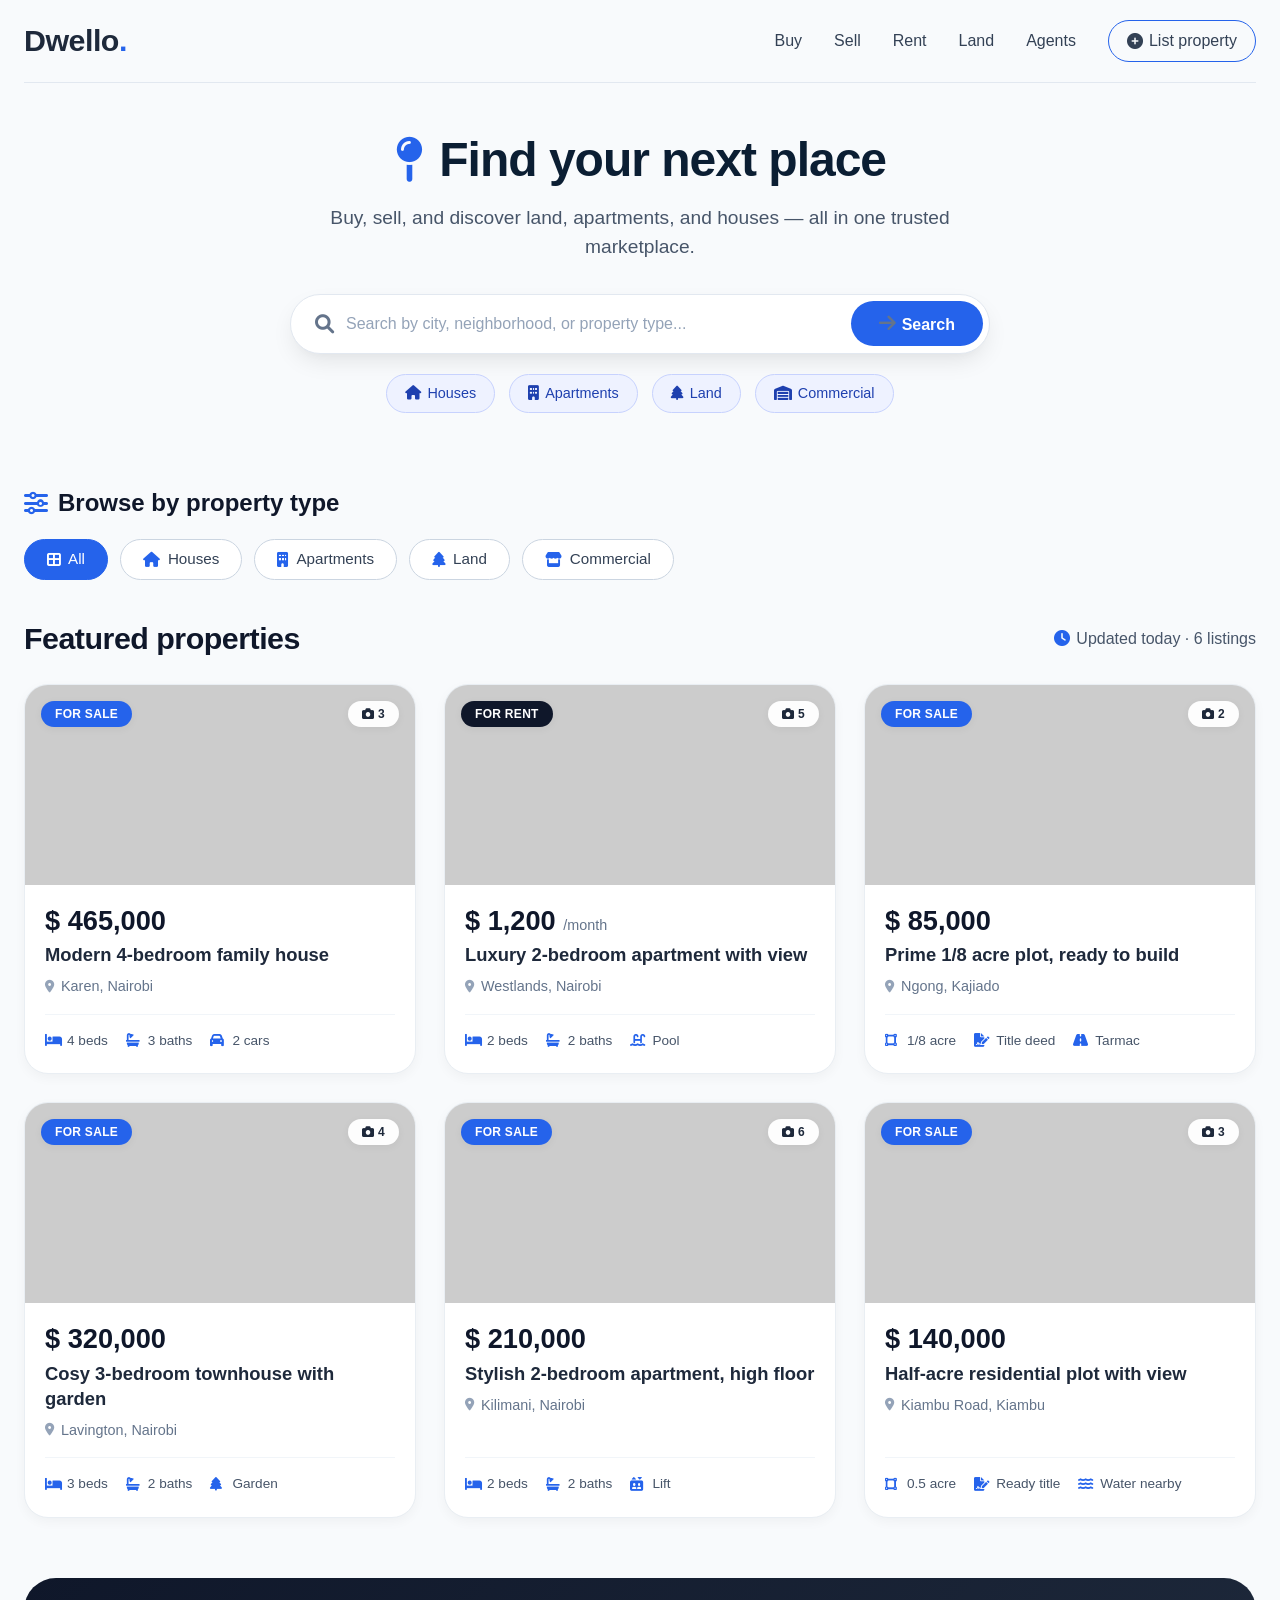
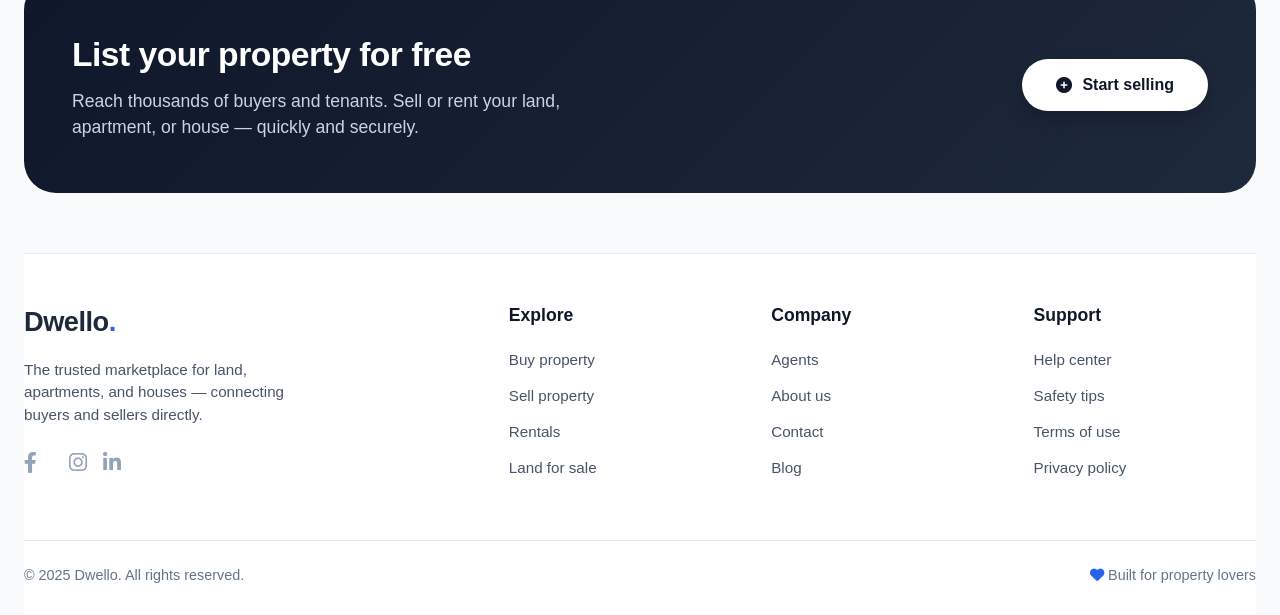
<file: index.html>
<!DOCTYPE html>
<html lang="en">
<head>
  <meta charset="UTF-8">
  <meta name="viewport" content="width=device-width, initial-scale=1.0">
  <title>Dwello · Buy, Sell & Find Property</title>
  <link rel="stylesheet" href="https://cdnjs.cloudflare.com/ajax/libs/font-awesome/6.0.0-beta3/css/all.min.css">
  <link rel="stylesheet" href="style.css">
</head>
<body>
<div class="container">

  <!-- NAVBAR -->
  <nav class="navbar">
    <a href="index.html" class="logo">Dwello<span>.</span></a>
    <div class="nav-links">
      <a href="buy.html">Buy</a>
      <a href="sell.html">Sell</a>
      <a href="rent.html">Rent</a>
      <a href="land.html">Land</a>
      <a href="agents.html">Agents</a>
      <a href="sell.html" class="btn-outline"><i class="fas fa-plus-circle" style="margin-right:6px;"></i>List property</a>
    </div>
  </nav>

  <!-- HERO -->
  <section class="hero">
    <h1><i class="fas fa-map-pin"></i> Find your next place</h1>
    <p>Buy, sell, and discover land, apartments, and houses — all in one trusted marketplace.</p>
    <div class="search-bar">
      <div class="search-box">
        <i class="fas fa-search"></i>
        <input type="text" placeholder="Search by city, neighborhood, or property type...">
        <button><i class="fas fa-arrow-right" style="margin-right:6px;"></i>Search</button>
      </div>
    </div>
    <div class="quick-tags">
      <span><i class="fas fa-house" style="margin-right:6px;"></i>Houses</span>
      <span><i class="fas fa-building" style="margin-right:6px;"></i>Apartments</span>
      <span><i class="fas fa-tree" style="margin-right:6px;"></i>Land</span>
      <span><i class="fas fa-warehouse" style="margin-right:6px;"></i>Commercial</span>
    </div>
  </section>

  <!-- FILTER CHIPS -->
  <div class="filter-section">
    <div class="filter-title"><i class="fas fa-sliders-h"></i> Browse by property type</div>
    <div class="filter-chips">
      <a href="buy.html" class="chip active"><i class="fas fa-border-all"></i> All</a>
      <a href="houses.html" class="chip"><i class="fas fa-house"></i> Houses</a>
      <a href="apartments.html" class="chip"><i class="fas fa-building"></i> Apartments</a>
      <a href="land.html" class="chip"><i class="fas fa-tree"></i> Land</a>
      <a href="commercial.html" class="chip"><i class="fas fa-store"></i> Commercial</a>
    </div>
  </div>

  <!-- LISTINGS HEADER -->
  <div class="listings-header">
    <h2>Featured properties</h2>
    <p><i class="fas fa-clock" style="margin-right:6px;color:#2563eb;"></i>Updated today · 6 listings</p>
  </div>

  <!-- PROPERTY GRID (same 6 cards as your reference) -->
  <div class="property-grid">
    <!-- CARD 1: House for sale -->
    <div class="property-card">
      <div class="card-image" style="background-image:linear-gradient(0deg,rgba(0,0,0,.2),rgba(0,0,0,.2)),url('https://images.pexels.com/photos/106399/pexels-photo-106399.jpeg?auto=compress&cs=tinysrgb&w=800');">
        <span class="badge for-sale">For sale</span>
        <span class="badge"><i class="fas fa-camera" style="margin-right:4px;"></i>3</span>
      </div>
      <div class="card-content">
        <div class="price">$ 465,000</div>
        <div class="property-title">Modern 4-bedroom family house</div>
        <div class="location"><i class="fas fa-map-marker-alt"></i> Karen, Nairobi</div>
        <div class="features">
          <span><i class="fas fa-bed"></i> 4 beds</span>
          <span><i class="fas fa-bath"></i> 3 baths</span>
          <span><i class="fas fa-car"></i> 2 cars</span>
        </div>
      </div>
    </div>
    <!-- CARD 2: Apartment for rent -->
    <div class="property-card">
      <div class="card-image" style="background-image:linear-gradient(0deg,rgba(0,0,0,.2),rgba(0,0,0,.2)),url('https://images.pexels.com/photos/1643383/pexels-photo-1643383.jpeg?auto=compress&cs=tinysrgb&w=800');">
        <span class="badge for-rent">For rent</span>
        <span class="badge"><i class="fas fa-camera" style="margin-right:4px;"></i>5</span>
      </div>
      <div class="card-content">
        <div class="price">$ 1,200 <small>/month</small></div>
        <div class="property-title">Luxury 2-bedroom apartment with view</div>
        <div class="location"><i class="fas fa-map-marker-alt"></i> Westlands, Nairobi</div>
        <div class="features">
          <span><i class="fas fa-bed"></i> 2 beds</span>
          <span><i class="fas fa-bath"></i> 2 baths</span>
          <span><i class="fas fa-swimming-pool"></i> Pool</span>
        </div>
      </div>
    </div>
    <!-- CARD 3: Land for sale -->
    <div class="property-card">
      <div class="card-image" style="background-image:linear-gradient(0deg,rgba(0,0,0,.2),rgba(0,0,0,.2)),url('https://images.pexels.com/photos/280229/pexels-photo-280229.jpeg?auto=compress&cs=tinysrgb&w=800');">
        <span class="badge for-sale">For sale</span>
        <span class="badge"><i class="fas fa-camera" style="margin-right:4px;"></i>2</span>
      </div>
      <div class="card-content">
        <div class="price">$ 85,000</div>
        <div class="property-title">Prime 1/8 acre plot, ready to build</div>
        <div class="location"><i class="fas fa-map-marker-alt"></i> Ngong, Kajiado</div>
        <div class="features">
          <span><i class="fas fa-vector-square"></i> 1/8 acre</span>
          <span><i class="fas fa-file-signature"></i> Title deed</span>
          <span><i class="fas fa-road"></i> Tarmac</span>
        </div>
      </div>
    </div>
    <!-- CARD 4: House for sale -->
    <div class="property-card">
      <div class="card-image" style="background-image:linear-gradient(0deg,rgba(0,0,0,.2),rgba(0,0,0,.2)),url('https://images.pexels.com/photos/2587054/pexels-photo-2587054.jpeg?auto=compress&cs=tinysrgb&w=800');">
        <span class="badge for-sale">For sale</span>
        <span class="badge"><i class="fas fa-camera" style="margin-right:4px;"></i>4</span>
      </div>
      <div class="card-content">
        <div class="price">$ 320,000</div>
        <div class="property-title">Cosy 3-bedroom townhouse with garden</div>
        <div class="location"><i class="fas fa-map-marker-alt"></i> Lavington, Nairobi</div>
        <div class="features">
          <span><i class="fas fa-bed"></i> 3 beds</span>
          <span><i class="fas fa-bath"></i> 2 baths</span>
          <span><i class="fas fa-tree"></i> Garden</span>
        </div>
      </div>
    </div>
    <!-- CARD 5: Apartment for sale -->
    <div class="property-card">
      <div class="card-image" style="background-image:linear-gradient(0deg,rgba(0,0,0,.2),rgba(0,0,0,.2)),url('https://images.pexels.com/photos/1571460/pexels-photo-1571460.jpeg?auto=compress&cs=tinysrgb&w=800');">
        <span class="badge for-sale">For sale</span>
        <span class="badge"><i class="fas fa-camera" style="margin-right:4px;"></i>6</span>
      </div>
      <div class="card-content">
        <div class="price">$ 210,000</div>
        <div class="property-title">Stylish 2-bedroom apartment, high floor</div>
        <div class="location"><i class="fas fa-map-marker-alt"></i> Kilimani, Nairobi</div>
        <div class="features">
          <span><i class="fas fa-bed"></i> 2 beds</span>
          <span><i class="fas fa-bath"></i> 2 baths</span>
          <span><i class="fas fa-elevator"></i> Lift</span>
        </div>
      </div>
    </div>
    <!-- CARD 6: Land for sale -->
    <div class="property-card">
      <div class="card-image" style="background-image:linear-gradient(0deg,rgba(0,0,0,.2),rgba(0,0,0,.2)),url('https://images.pexels.com/photos/462118/pexels-photo-462118.jpeg?auto=compress&cs=tinysrgb&w=800');">
        <span class="badge for-sale">For sale</span>
        <span class="badge"><i class="fas fa-camera" style="margin-right:4px;"></i>3</span>
      </div>
      <div class="card-content">
        <div class="price">$ 140,000</div>
        <div class="property-title">Half-acre residential plot with view</div>
        <div class="location"><i class="fas fa-map-marker-alt"></i> Kiambu Road, Kiambu</div>
        <div class="features">
          <span><i class="fas fa-vector-square"></i> 0.5 acre</span>
          <span><i class="fas fa-file-signature"></i> Ready title</span>
          <span><i class="fas fa-water"></i> Water nearby</span>
        </div>
      </div>
    </div>
  </div>

  <!-- SELL BANNER -->
  <div class="sell-banner">
    <div>
      <h2>List your property for free</h2>
      <p>Reach thousands of buyers and tenants. Sell or rent your land, apartment, or house — quickly and securely.</p>
    </div>
    <a href="sell.html" class="btn-primary"><i class="fas fa-plus-circle" style="margin-right:10px;"></i>Start selling</a>
  </div>

  <!-- FOOTER -->
  <footer class="footer">
    <div class="footer-grid">
      <div class="footer-brand">
        <div class="logo" style="font-size:1.7rem;">Dwello<span>.</span></div>
        <p>The trusted marketplace for land, apartments, and houses — connecting buyers and sellers directly.</p>
        <div class="social-icons">
          <a href="#"><i class="fab fa-facebook-f"></i></a>
          <a href="#"><i class="fab fa-x-twitter"></i></a>
          <a href="#"><i class="fab fa-instagram"></i></a>
          <a href="#"><i class="fab fa-linkedin-in"></i></a>
        </div>
      </div>
      <div class="footer-col">
        <h4>Explore</h4>
        <ul>
          <li><a href="buy.html">Buy property</a></li>
          <li><a href="sell.html">Sell property</a></li>
          <li><a href="rent.html">Rentals</a></li>
          <li><a href="land.html">Land for sale</a></li>
        </ul>
      </div>
      <div class="footer-col">
        <h4>Company</h4>
        <ul>
          <li><a href="agents.html">Agents</a></li>
          <li><a href="#">About us</a></li>
          <li><a href="#">Contact</a></li>
          <li><a href="#">Blog</a></li>
        </ul>
      </div>
      <div class="footer-col">
        <h4>Support</h4>
        <ul>
          <li><a href="#">Help center</a></li>
          <li><a href="#">Safety tips</a></li>
          <li><a href="#">Terms of use</a></li>
          <li><a href="#">Privacy policy</a></li>
        </ul>
      </div>
    </div>
    <div class="footer-bottom">
      <span>© 2025 Dwello. All rights reserved.</span>
      <span><i class="fas fa-heart" style="color:#2563eb;"></i> Built for property lovers</span>
    </div>
  </footer>
</div>
</body>
</html>
</file>
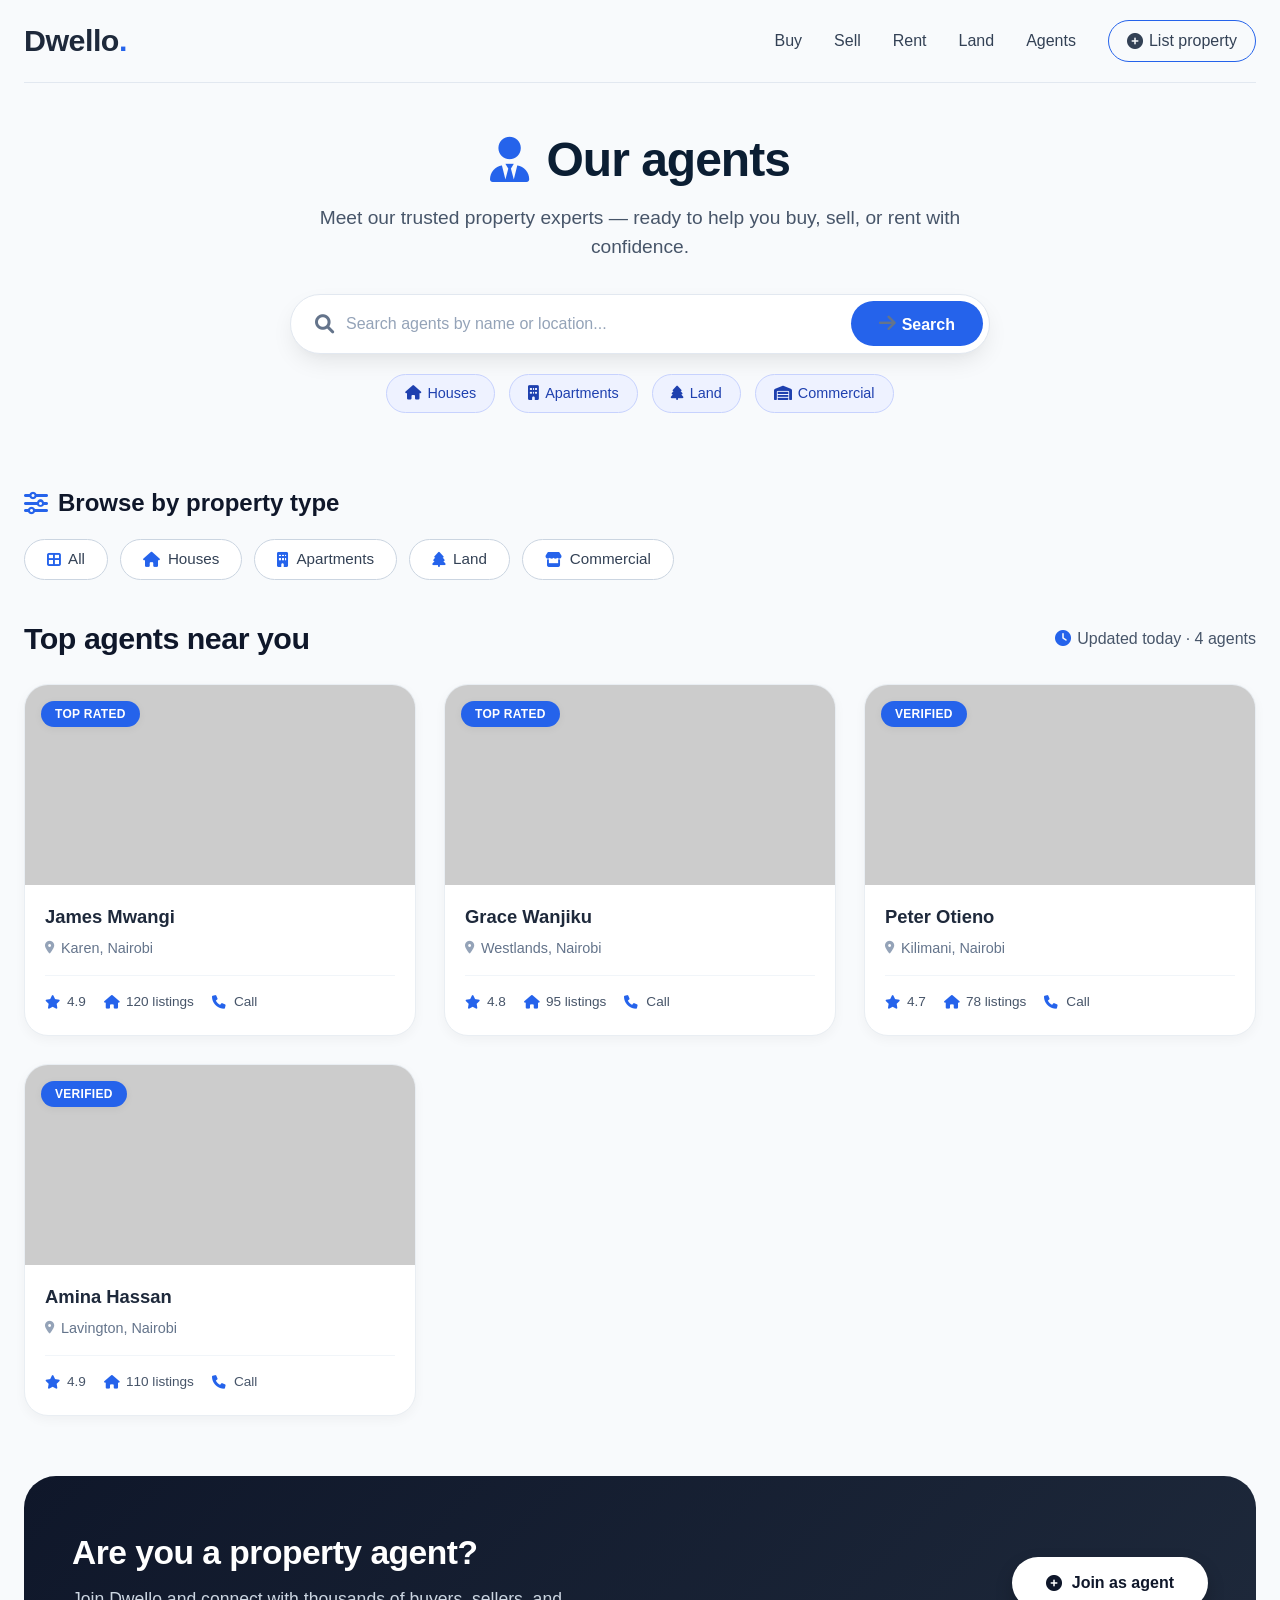
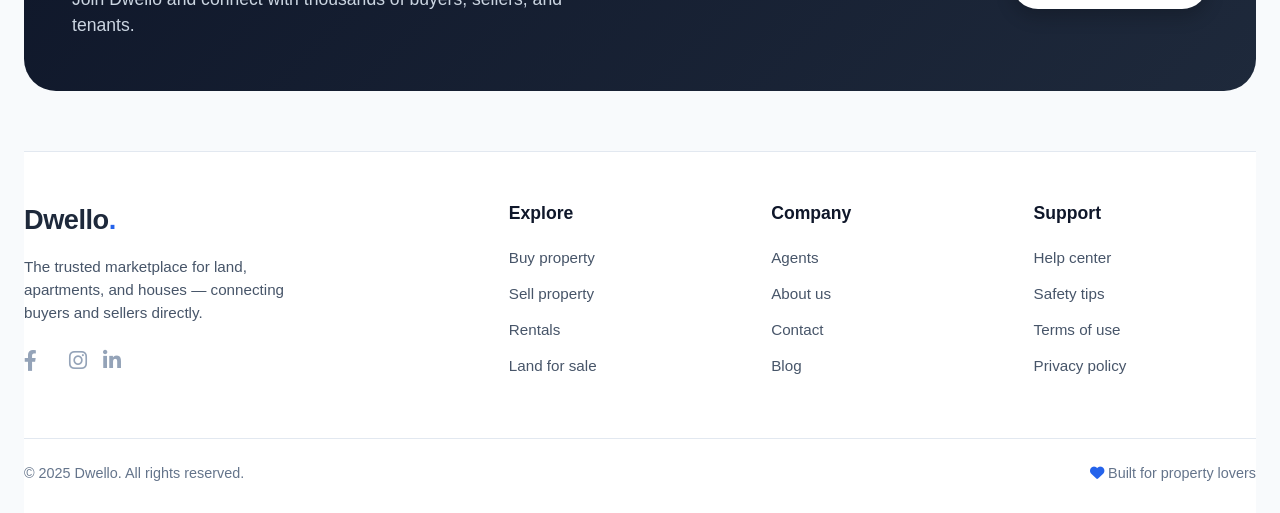
<file: agents.html>
<!DOCTYPE html>
<html lang="en">
<head>
  <meta charset="UTF-8">
  <meta name="viewport" content="width=device-width, initial-scale=1.0">
  <title>Dwello · Our agents</title>
  <link rel="stylesheet" href="https://cdnjs.cloudflare.com/ajax/libs/font-awesome/6.0.0-beta3/css/all.min.css">
  <link rel="stylesheet" href="style.css">
</head>
<body>
<div class="container">

  <nav class="navbar">
    <a href="index.html" class="logo">Dwello<span>.</span></a>
    <div class="nav-links">
      <a href="buy.html">Buy</a>
      <a href="sell.html">Sell</a>
      <a href="rent.html">Rent</a>
      <a href="land.html">Land</a>
      <a href="agents.html" class="active">Agents</a>
      <a href="sell.html" class="btn-outline"><i class="fas fa-plus-circle" style="margin-right:6px;"></i>List property</a>
    </div>
  </nav>

  <section class="hero" style="padding-bottom:2rem;">
    <h1><i class="fas fa-user-tie"></i> Our agents</h1>
    <p>Meet our trusted property experts — ready to help you buy, sell, or rent with confidence.</p>
    <div class="search-bar">
      <div class="search-box">
        <i class="fas fa-search"></i>
        <input type="text" placeholder="Search agents by name or location...">
        <button><i class="fas fa-arrow-right" style="margin-right:6px;"></i>Search</button>
      </div>
    </div>
    <div class="quick-tags">
      <span><i class="fas fa-house" style="margin-right:6px;"></i>Houses</span>
      <span><i class="fas fa-building" style="margin-right:6px;"></i>Apartments</span>
      <span><i class="fas fa-tree" style="margin-right:6px;"></i>Land</span>
      <span><i class="fas fa-warehouse" style="margin-right:6px;"></i>Commercial</span>
    </div>
  </section>

  <div class="filter-section">
    <div class="filter-title"><i class="fas fa-sliders-h"></i> Browse by property type</div>
    <div class="filter-chips">
      <a href="buy.html" class="chip"><i class="fas fa-border-all"></i> All</a>
      <a href="houses.html" class="chip"><i class="fas fa-house"></i> Houses</a>
      <a href="apartments.html" class="chip"><i class="fas fa-building"></i> Apartments</a>
      <a href="land.html" class="chip"><i class="fas fa-tree"></i> Land</a>
      <a href="commercial.html" class="chip"><i class="fas fa-store"></i> Commercial</a>
    </div>
  </div>

  <div class="listings-header">
    <h2>Top agents near you</h2>
    <p><i class="fas fa-clock" style="margin-right:6px;color:#2563eb;"></i>Updated today · 4 agents</p>
  </div>

  <div class="property-grid">
    <div class="property-card">
      <div class="card-image" style="background-image:linear-gradient(0deg,rgba(0,0,0,.2),rgba(0,0,0,.2)),url('https://images.pexels.com/photos/2379004/pexels-photo-2379004.jpeg?auto=compress&cs=tinysrgb&w=800');">
        <span class="badge" style="background:#2563eb;color:#fff;">Top rated</span>
      </div>
      <div class="card-content">
        <div class="property-title">James Mwangi</div>
        <div class="location"><i class="fas fa-map-marker-alt"></i> Karen, Nairobi</div>
        <div class="features">
          <span><i class="fas fa-star"></i> 4.9</span>
          <span><i class="fas fa-home"></i> 120 listings</span>
          <span><i class="fas fa-phone"></i> Call</span>
        </div>
      </div>
    </div>
    <div class="property-card">
      <div class="card-image" style="background-image:linear-gradient(0deg,rgba(0,0,0,.2),rgba(0,0,0,.2)),url('https://images.pexels.com/photos/1181686/pexels-photo-1181686.jpeg?auto=compress&cs=tinysrgb&w=800');">
        <span class="badge" style="background:#2563eb;color:#fff;">Top rated</span>
      </div>
      <div class="card-content">
        <div class="property-title">Grace Wanjiku</div>
        <div class="location"><i class="fas fa-map-marker-alt"></i> Westlands, Nairobi</div>
        <div class="features">
          <span><i class="fas fa-star"></i> 4.8</span>
          <span><i class="fas fa-home"></i> 95 listings</span>
          <span><i class="fas fa-phone"></i> Call</span>
        </div>
      </div>
    </div>
    <div class="property-card">
      <div class="card-image" style="background-image:linear-gradient(0deg,rgba(0,0,0,.2),rgba(0,0,0,.2)),url('https://images.pexels.com/photos/1043471/pexels-photo-1043471.jpeg?auto=compress&cs=tinysrgb&w=800');">
        <span class="badge" style="background:#2563eb;color:#fff;">Verified</span>
      </div>
      <div class="card-content">
        <div class="property-title">Peter Otieno</div>
        <div class="location"><i class="fas fa-map-marker-alt"></i> Kilimani, Nairobi</div>
        <div class="features">
          <span><i class="fas fa-star"></i> 4.7</span>
          <span><i class="fas fa-home"></i> 78 listings</span>
          <span><i class="fas fa-phone"></i> Call</span>
        </div>
      </div>
    </div>
    <div class="property-card">
      <div class="card-image" style="background-image:linear-gradient(0deg,rgba(0,0,0,.2),rgba(0,0,0,.2)),url('https://images.pexels.com/photos/1239291/pexels-photo-1239291.jpeg?auto=compress&cs=tinysrgb&w=800');">
        <span class="badge" style="background:#2563eb;color:#fff;">Verified</span>
      </div>
      <div class="card-content">
        <div class="property-title">Amina Hassan</div>
        <div class="location"><i class="fas fa-map-marker-alt"></i> Lavington, Nairobi</div>
        <div class="features">
          <span><i class="fas fa-star"></i> 4.9</span>
          <span><i class="fas fa-home"></i> 110 listings</span>
          <span><i class="fas fa-phone"></i> Call</span>
        </div>
      </div>
    </div>
  </div>

  <div class="sell-banner">
    <div>
      <h2>Are you a property agent?</h2>
      <p>Join Dwello and connect with thousands of buyers, sellers, and tenants.</p>
    </div>
    <a href="sell.html" class="btn-primary"><i class="fas fa-plus-circle" style="margin-right:10px;"></i>Join as agent</a>
  </div>

  <footer class="footer">
    <div class="footer-grid">
      <div class="footer-brand">
        <div class="logo" style="font-size:1.7rem;">Dwello<span>.</span></div>
        <p>The trusted marketplace for land, apartments, and houses — connecting buyers and sellers directly.</p>
        <div class="social-icons">
          <a href="#"><i class="fab fa-facebook-f"></i></a>
          <a href="#"><i class="fab fa-x-twitter"></i></a>
          <a href="#"><i class="fab fa-instagram"></i></a>
          <a href="#"><i class="fab fa-linkedin-in"></i></a>
        </div>
      </div>
      <div class="footer-col">
        <h4>Explore</h4>
        <ul>
          <li><a href="buy.html">Buy property</a></li>
          <li><a href="sell.html">Sell property</a></li>
          <li><a href="rent.html">Rentals</a></li>
          <li><a href="land.html">Land for sale</a></li>
        </ul>
      </div>
      <div class="footer-col">
        <h4>Company</h4>
        <ul>
          <li><a href="agents.html">Agents</a></li>
          <li><a href="#">About us</a></li>
          <li><a href="#">Contact</a></li>
          <li><a href="#">Blog</a></li>
        </ul>
      </div>
      <div class="footer-col">
        <h4>Support</h4>
        <ul>
          <li><a href="#">Help center</a></li>
          <li><a href="#">Safety tips</a></li>
          <li><a href="#">Terms of use</a></li>
          <li><a href="#">Privacy policy</a></li>
        </ul>
      </div>
    </div>
    <div class="footer-bottom">
      <span>© 2025 Dwello. All rights reserved.</span>
      <span><i class="fas fa-heart" style="color:#2563eb;"></i> Built for property lovers</span>
    </div>
  </footer>
</div>
</body>
</html>
</file>
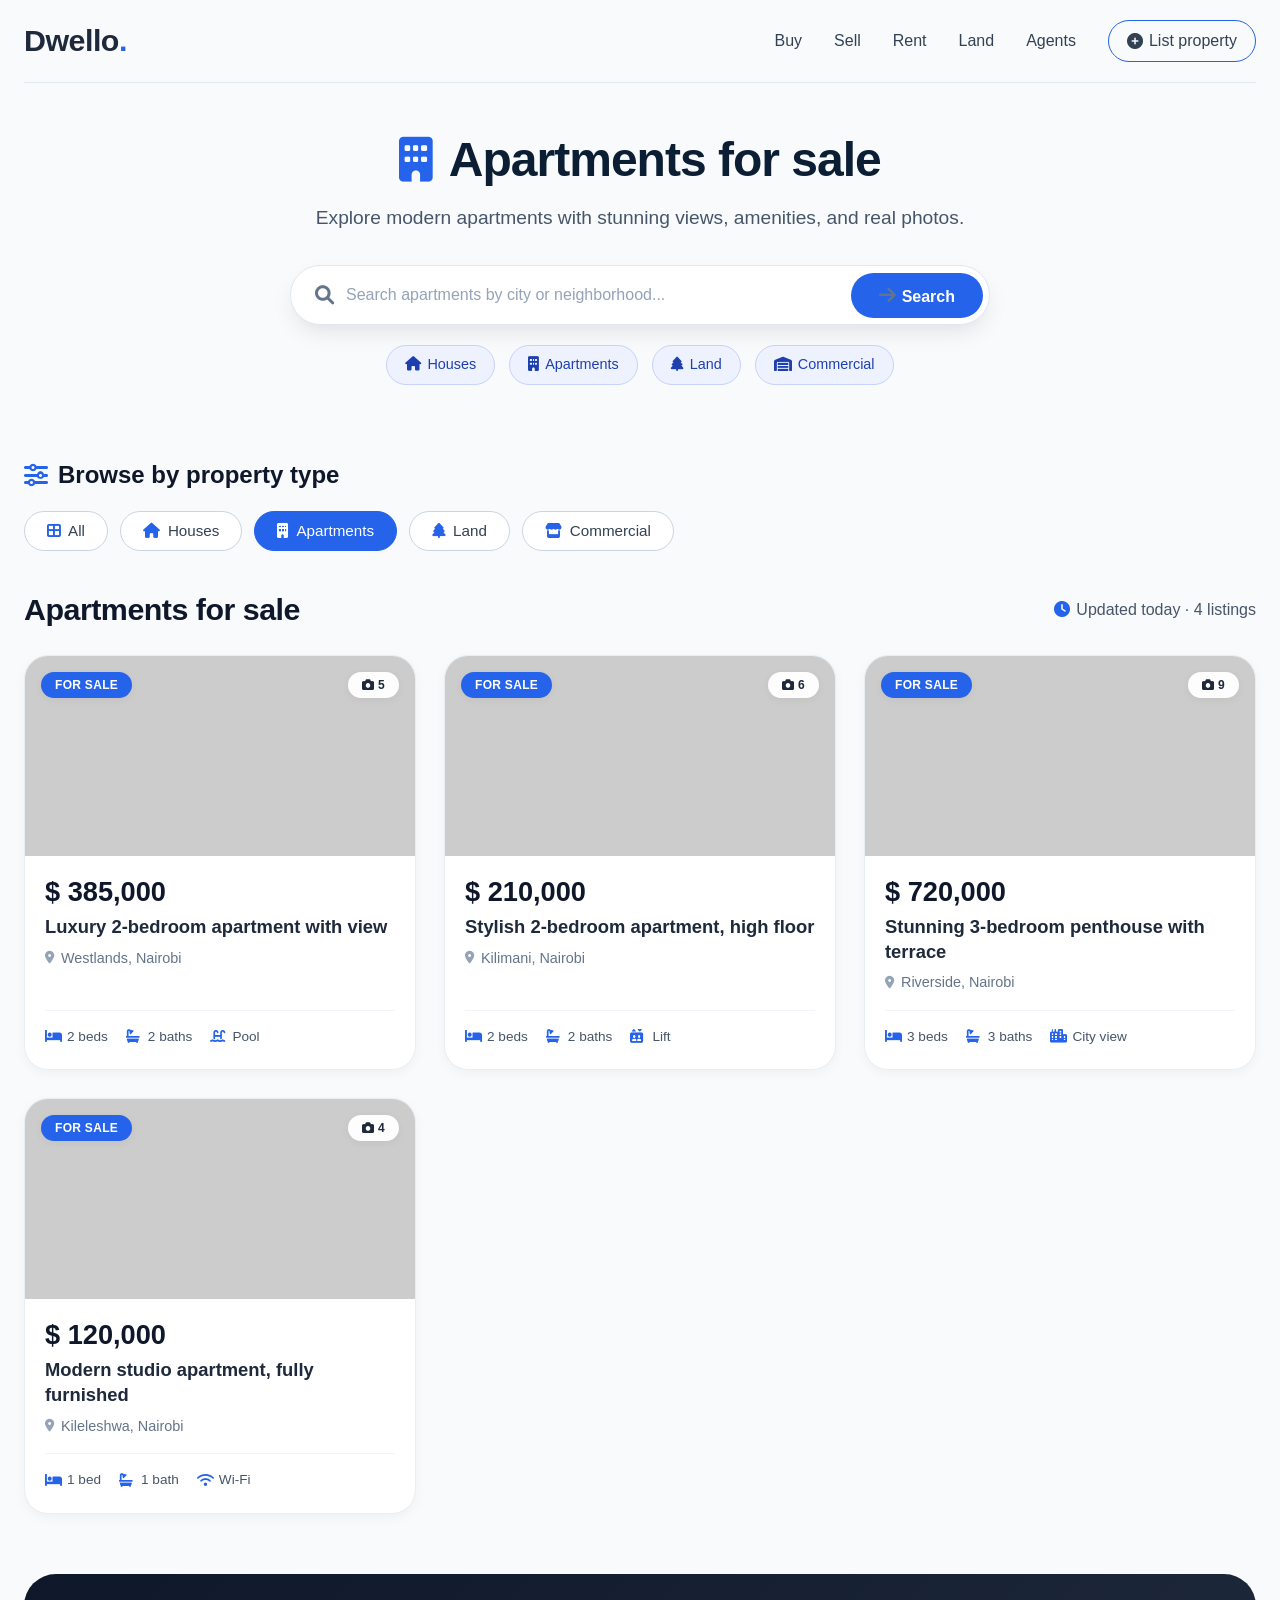
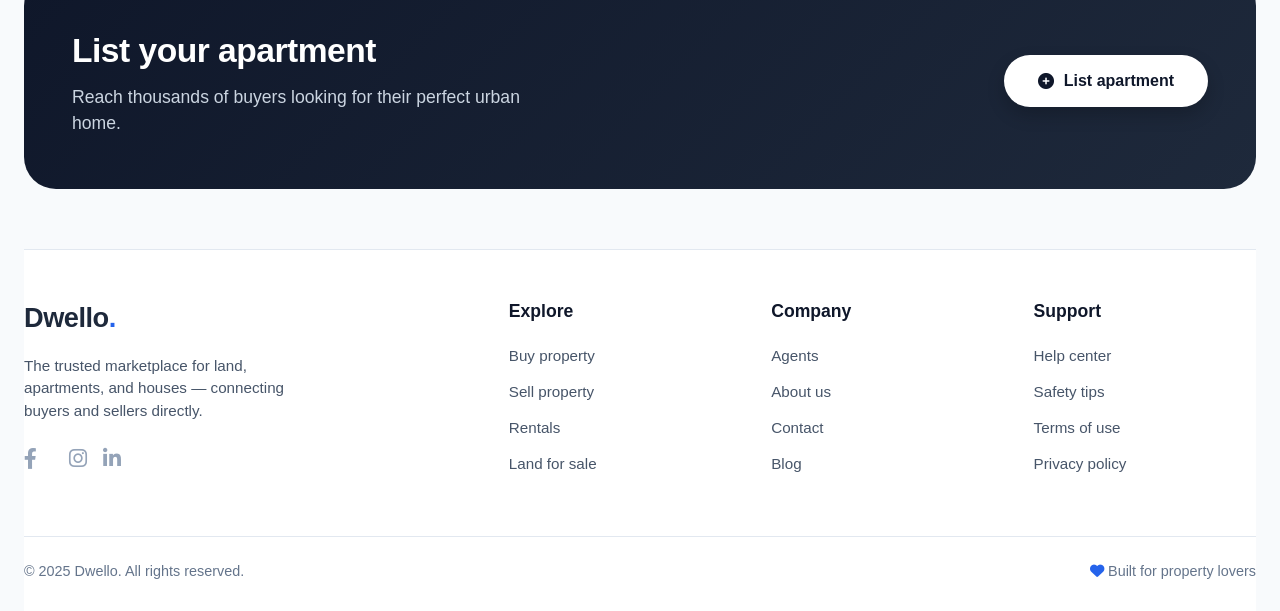
<file: apartments.html>
<!DOCTYPE html>
<html lang="en">
<head>
  <meta charset="UTF-8">
  <meta name="viewport" content="width=device-width, initial-scale=1.0">
  <title>Dwello · Apartments for sale</title>
  <link rel="stylesheet" href="https://cdnjs.cloudflare.com/ajax/libs/font-awesome/6.0.0-beta3/css/all.min.css">
  <link rel="stylesheet" href="style.css">
</head>
<body>
<div class="container">

  <nav class="navbar">
    <a href="index.html" class="logo">Dwello<span>.</span></a>
    <div class="nav-links">
      <a href="buy.html">Buy</a>
      <a href="sell.html">Sell</a>
      <a href="rent.html">Rent</a>
      <a href="land.html">Land</a>
      <a href="agents.html">Agents</a>
      <a href="sell.html" class="btn-outline"><i class="fas fa-plus-circle" style="margin-right:6px;"></i>List property</a>
    </div>
  </nav>

  <section class="hero" style="padding-bottom:2rem;">
    <h1><i class="fas fa-building"></i> Apartments for sale</h1>
    <p>Explore modern apartments with stunning views, amenities, and real photos.</p>
    <div class="search-bar">
      <div class="search-box">
        <i class="fas fa-search"></i>
        <input type="text" placeholder="Search apartments by city or neighborhood...">
        <button><i class="fas fa-arrow-right" style="margin-right:6px;"></i>Search</button>
      </div>
    </div>
    <div class="quick-tags">
      <span><i class="fas fa-house" style="margin-right:6px;"></i>Houses</span>
      <span><i class="fas fa-building" style="margin-right:6px;"></i>Apartments</span>
      <span><i class="fas fa-tree" style="margin-right:6px;"></i>Land</span>
      <span><i class="fas fa-warehouse" style="margin-right:6px;"></i>Commercial</span>
    </div>
  </section>

  <div class="filter-section">
    <div class="filter-title"><i class="fas fa-sliders-h"></i> Browse by property type</div>
    <div class="filter-chips">
      <a href="buy.html" class="chip"><i class="fas fa-border-all"></i> All</a>
      <a href="houses.html" class="chip"><i class="fas fa-house"></i> Houses</a>
      <a href="apartments.html" class="chip active"><i class="fas fa-building"></i> Apartments</a>
      <a href="land.html" class="chip"><i class="fas fa-tree"></i> Land</a>
      <a href="commercial.html" class="chip"><i class="fas fa-store"></i> Commercial</a>
    </div>
  </div>

  <div class="listings-header">
    <h2>Apartments for sale</h2>
    <p><i class="fas fa-clock" style="margin-right:6px;color:#2563eb;"></i>Updated today · 4 listings</p>
  </div>

  <div class="property-grid">
    <div class="property-card">
      <div class="card-image" style="background-image:linear-gradient(0deg,rgba(0,0,0,.2),rgba(0,0,0,.2)),url('https://images.pexels.com/photos/1643383/pexels-photo-1643383.jpeg?auto=compress&cs=tinysrgb&w=800');">
        <span class="badge for-sale">For sale</span>
        <span class="badge"><i class="fas fa-camera" style="margin-right:4px;"></i>5</span>
      </div>
      <div class="card-content">
        <div class="price">$ 385,000</div>
        <div class="property-title">Luxury 2-bedroom apartment with view</div>
        <div class="location"><i class="fas fa-map-marker-alt"></i> Westlands, Nairobi</div>
        <div class="features">
          <span><i class="fas fa-bed"></i> 2 beds</span>
          <span><i class="fas fa-bath"></i> 2 baths</span>
          <span><i class="fas fa-swimming-pool"></i> Pool</span>
        </div>
      </div>
    </div>
    <div class="property-card">
      <div class="card-image" style="background-image:linear-gradient(0deg,rgba(0,0,0,.2),rgba(0,0,0,.2)),url('https://images.pexels.com/photos/1571460/pexels-photo-1571460.jpeg?auto=compress&cs=tinysrgb&w=800');">
        <span class="badge for-sale">For sale</span>
        <span class="badge"><i class="fas fa-camera" style="margin-right:4px;"></i>6</span>
      </div>
      <div class="card-content">
        <div class="price">$ 210,000</div>
        <div class="property-title">Stylish 2-bedroom apartment, high floor</div>
        <div class="location"><i class="fas fa-map-marker-alt"></i> Kilimani, Nairobi</div>
        <div class="features">
          <span><i class="fas fa-bed"></i> 2 beds</span>
          <span><i class="fas fa-bath"></i> 2 baths</span>
          <span><i class="fas fa-elevator"></i> Lift</span>
        </div>
      </div>
    </div>
    <div class="property-card">
      <div class="card-image" style="background-image:linear-gradient(0deg,rgba(0,0,0,.2),rgba(0,0,0,.2)),url('https://images.pexels.com/photos/275484/pexels-photo-275484.jpeg?auto=compress&cs=tinysrgb&w=800');">
        <span class="badge for-sale">For sale</span>
        <span class="badge"><i class="fas fa-camera" style="margin-right:4px;"></i>9</span>
      </div>
      <div class="card-content">
        <div class="price">$ 720,000</div>
        <div class="property-title">Stunning 3-bedroom penthouse with terrace</div>
        <div class="location"><i class="fas fa-map-marker-alt"></i> Riverside, Nairobi</div>
        <div class="features">
          <span><i class="fas fa-bed"></i> 3 beds</span>
          <span><i class="fas fa-bath"></i> 3 baths</span>
          <span><i class="fas fa-city"></i> City view</span>
        </div>
      </div>
    </div>
    <div class="property-card">
      <div class="card-image" style="background-image:linear-gradient(0deg,rgba(0,0,0,.2),rgba(0,0,0,.2)),url('https://images.pexels.com/photos/271624/pexels-photo-271624.jpeg?auto=compress&cs=tinysrgb&w=800');">
        <span class="badge for-sale">For sale</span>
        <span class="badge"><i class="fas fa-camera" style="margin-right:4px;"></i>4</span>
      </div>
      <div class="card-content">
        <div class="price">$ 120,000</div>
        <div class="property-title">Modern studio apartment, fully furnished</div>
        <div class="location"><i class="fas fa-map-marker-alt"></i> Kileleshwa, Nairobi</div>
        <div class="features">
          <span><i class="fas fa-bed"></i> 1 bed</span>
          <span><i class="fas fa-bath"></i> 1 bath</span>
          <span><i class="fas fa-wifi"></i> Wi-Fi</span>
        </div>
      </div>
    </div>
  </div>

  <div class="sell-banner">
    <div>
      <h2>List your apartment</h2>
      <p>Reach thousands of buyers looking for their perfect urban home.</p>
    </div>
    <a href="sell.html" class="btn-primary"><i class="fas fa-plus-circle" style="margin-right:10px;"></i>List apartment</a>
  </div>

  <footer class="footer">
    <div class="footer-grid">
      <div class="footer-brand">
        <div class="logo" style="font-size:1.7rem;">Dwello<span>.</span></div>
        <p>The trusted marketplace for land, apartments, and houses — connecting buyers and sellers directly.</p>
        <div class="social-icons">
          <a href="#"><i class="fab fa-facebook-f"></i></a>
          <a href="#"><i class="fab fa-x-twitter"></i></a>
          <a href="#"><i class="fab fa-instagram"></i></a>
          <a href="#"><i class="fab fa-linkedin-in"></i></a>
        </div>
      </div>
      <div class="footer-col">
        <h4>Explore</h4>
        <ul>
          <li><a href="buy.html">Buy property</a></li>
          <li><a href="sell.html">Sell property</a></li>
          <li><a href="rent.html">Rentals</a></li>
          <li><a href="land.html">Land for sale</a></li>
        </ul>
      </div>
      <div class="footer-col">
        <h4>Company</h4>
        <ul>
          <li><a href="agents.html">Agents</a></li>
          <li><a href="#">About us</a></li>
          <li><a href="#">Contact</a></li>
          <li><a href="#">Blog</a></li>
        </ul>
      </div>
      <div class="footer-col">
        <h4>Support</h4>
        <ul>
          <li><a href="#">Help center</a></li>
          <li><a href="#">Safety tips</a></li>
          <li><a href="#">Terms of use</a></li>
          <li><a href="#">Privacy policy</a></li>
        </ul>
      </div>
    </div>
    <div class="footer-bottom">
      <span>© 2025 Dwello. All rights reserved.</span>
      <span><i class="fas fa-heart" style="color:#2563eb;"></i> Built for property lovers</span>
    </div>
  </footer>
</div>
</body>
</html>
</file>
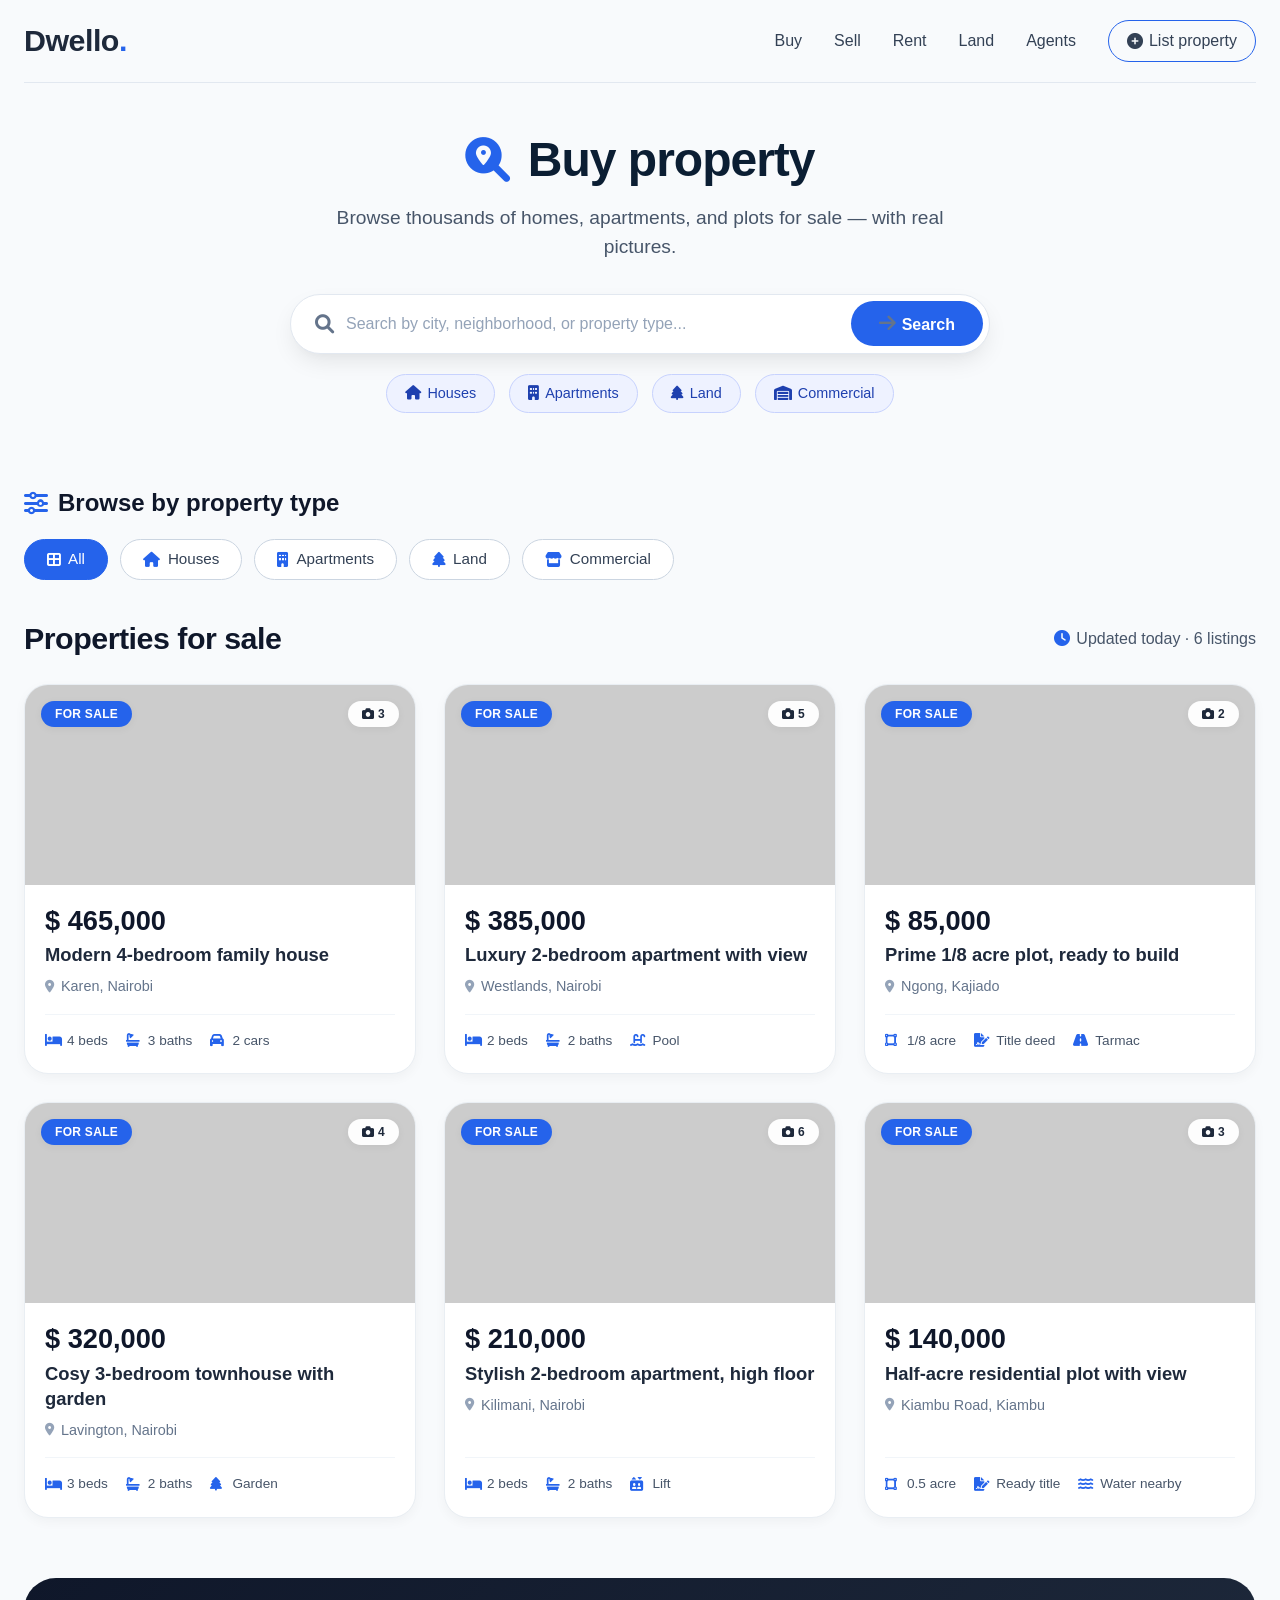
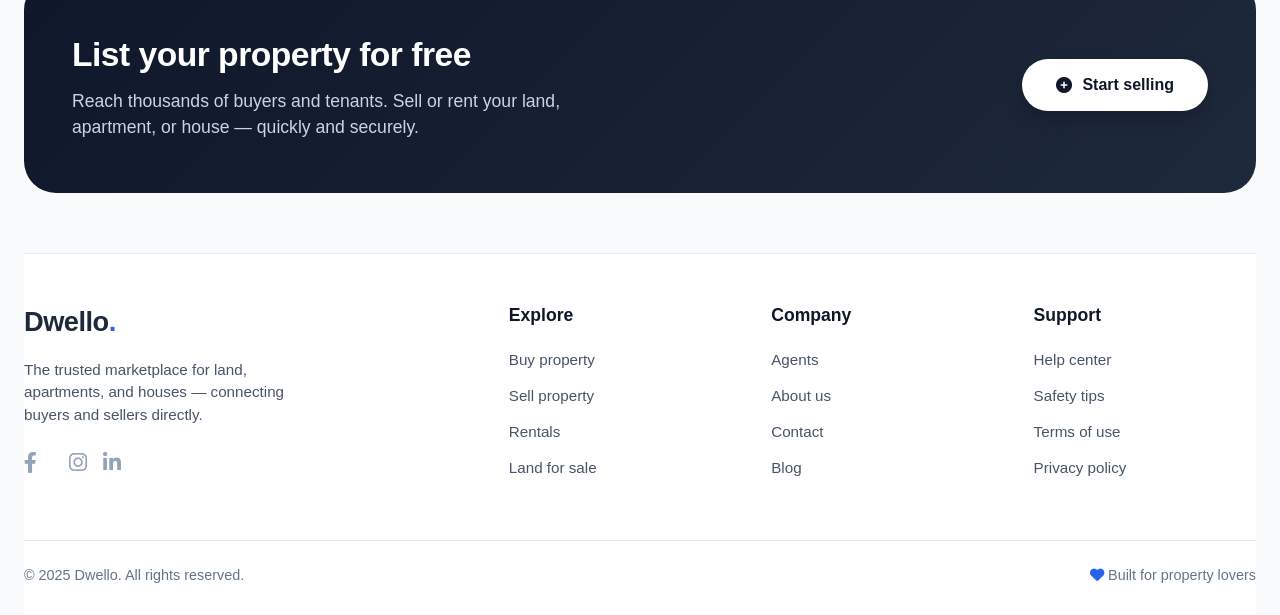
<file: buy.html>
<!DOCTYPE html>
<html lang="en">
<head>
  <meta charset="UTF-8">
  <meta name="viewport" content="width=device-width, initial-scale=1.0">
  <title>Dwello · Buy property</title>
  <link rel="stylesheet" href="https://cdnjs.cloudflare.com/ajax/libs/font-awesome/6.0.0-beta3/css/all.min.css">
  <link rel="stylesheet" href="style.css">
</head>
<body>
<div class="container">

  <nav class="navbar">
    <a href="index.html" class="logo">Dwello<span>.</span></a>
    <div class="nav-links">
      <a href="buy.html" class="active">Buy</a>
      <a href="sell.html">Sell</a>
      <a href="rent.html">Rent</a>
      <a href="land.html">Land</a>
      <a href="agents.html">Agents</a>
      <a href="sell.html" class="btn-outline"><i class="fas fa-plus-circle" style="margin-right:6px;"></i>List property</a>
    </div>
  </nav>

  <section class="hero" style="padding-bottom:2rem;">
    <h1><i class="fas fa-search-location"></i> Buy property</h1>
    <p>Browse thousands of homes, apartments, and plots for sale — with real pictures.</p>
    <div class="search-bar">
      <div class="search-box">
        <i class="fas fa-search"></i>
        <input type="text" placeholder="Search by city, neighborhood, or property type...">
        <button><i class="fas fa-arrow-right" style="margin-right:6px;"></i>Search</button>
      </div>
    </div>
    <div class="quick-tags">
      <span><i class="fas fa-house" style="margin-right:6px;"></i>Houses</span>
      <span><i class="fas fa-building" style="margin-right:6px;"></i>Apartments</span>
      <span><i class="fas fa-tree" style="margin-right:6px;"></i>Land</span>
      <span><i class="fas fa-warehouse" style="margin-right:6px;"></i>Commercial</span>
    </div>
  </section>

  <div class="filter-section">
    <div class="filter-title"><i class="fas fa-sliders-h"></i> Browse by property type</div>
    <div class="filter-chips">
      <a href="buy.html" class="chip active"><i class="fas fa-border-all"></i> All</a>
      <a href="houses.html" class="chip"><i class="fas fa-house"></i> Houses</a>
      <a href="apartments.html" class="chip"><i class="fas fa-building"></i> Apartments</a>
      <a href="land.html" class="chip"><i class="fas fa-tree"></i> Land</a>
      <a href="commercial.html" class="chip"><i class="fas fa-store"></i> Commercial</a>
    </div>
  </div>

  <div class="listings-header">
    <h2>Properties for sale</h2>
    <p><i class="fas fa-clock" style="margin-right:6px;color:#2563eb;"></i>Updated today · 6 listings</p>
  </div>

  <div class="property-grid">
    <div class="property-card">
      <div class="card-image" style="background-image:linear-gradient(0deg,rgba(0,0,0,.2),rgba(0,0,0,.2)),url('https://images.pexels.com/photos/106399/pexels-photo-106399.jpeg?auto=compress&cs=tinysrgb&w=800');">
        <span class="badge for-sale">For sale</span>
        <span class="badge"><i class="fas fa-camera" style="margin-right:4px;"></i>3</span>
      </div>
      <div class="card-content">
        <div class="price">$ 465,000</div>
        <div class="property-title">Modern 4-bedroom family house</div>
        <div class="location"><i class="fas fa-map-marker-alt"></i> Karen, Nairobi</div>
        <div class="features">
          <span><i class="fas fa-bed"></i> 4 beds</span>
          <span><i class="fas fa-bath"></i> 3 baths</span>
          <span><i class="fas fa-car"></i> 2 cars</span>
        </div>
      </div>
    </div>
    <div class="property-card">
      <div class="card-image" style="background-image:linear-gradient(0deg,rgba(0,0,0,.2),rgba(0,0,0,.2)),url('https://images.pexels.com/photos/1643383/pexels-photo-1643383.jpeg?auto=compress&cs=tinysrgb&w=800');">
        <span class="badge for-sale">For sale</span>
        <span class="badge"><i class="fas fa-camera" style="margin-right:4px;"></i>5</span>
      </div>
      <div class="card-content">
        <div class="price">$ 385,000</div>
        <div class="property-title">Luxury 2-bedroom apartment with view</div>
        <div class="location"><i class="fas fa-map-marker-alt"></i> Westlands, Nairobi</div>
        <div class="features">
          <span><i class="fas fa-bed"></i> 2 beds</span>
          <span><i class="fas fa-bath"></i> 2 baths</span>
          <span><i class="fas fa-swimming-pool"></i> Pool</span>
        </div>
      </div>
    </div>
    <div class="property-card">
      <div class="card-image" style="background-image:linear-gradient(0deg,rgba(0,0,0,.2),rgba(0,0,0,.2)),url('https://images.pexels.com/photos/280229/pexels-photo-280229.jpeg?auto=compress&cs=tinysrgb&w=800');">
        <span class="badge for-sale">For sale</span>
        <span class="badge"><i class="fas fa-camera" style="margin-right:4px;"></i>2</span>
      </div>
      <div class="card-content">
        <div class="price">$ 85,000</div>
        <div class="property-title">Prime 1/8 acre plot, ready to build</div>
        <div class="location"><i class="fas fa-map-marker-alt"></i> Ngong, Kajiado</div>
        <div class="features">
          <span><i class="fas fa-vector-square"></i> 1/8 acre</span>
          <span><i class="fas fa-file-signature"></i> Title deed</span>
          <span><i class="fas fa-road"></i> Tarmac</span>
        </div>
      </div>
    </div>
    <div class="property-card">
      <div class="card-image" style="background-image:linear-gradient(0deg,rgba(0,0,0,.2),rgba(0,0,0,.2)),url('https://images.pexels.com/photos/2587054/pexels-photo-2587054.jpeg?auto=compress&cs=tinysrgb&w=800');">
        <span class="badge for-sale">For sale</span>
        <span class="badge"><i class="fas fa-camera" style="margin-right:4px;"></i>4</span>
      </div>
      <div class="card-content">
        <div class="price">$ 320,000</div>
        <div class="property-title">Cosy 3-bedroom townhouse with garden</div>
        <div class="location"><i class="fas fa-map-marker-alt"></i> Lavington, Nairobi</div>
        <div class="features">
          <span><i class="fas fa-bed"></i> 3 beds</span>
          <span><i class="fas fa-bath"></i> 2 baths</span>
          <span><i class="fas fa-tree"></i> Garden</span>
        </div>
      </div>
    </div>
    <div class="property-card">
      <div class="card-image" style="background-image:linear-gradient(0deg,rgba(0,0,0,.2),rgba(0,0,0,.2)),url('https://images.pexels.com/photos/1571460/pexels-photo-1571460.jpeg?auto=compress&cs=tinysrgb&w=800');">
        <span class="badge for-sale">For sale</span>
        <span class="badge"><i class="fas fa-camera" style="margin-right:4px;"></i>6</span>
      </div>
      <div class="card-content">
        <div class="price">$ 210,000</div>
        <div class="property-title">Stylish 2-bedroom apartment, high floor</div>
        <div class="location"><i class="fas fa-map-marker-alt"></i> Kilimani, Nairobi</div>
        <div class="features">
          <span><i class="fas fa-bed"></i> 2 beds</span>
          <span><i class="fas fa-bath"></i> 2 baths</span>
          <span><i class="fas fa-elevator"></i> Lift</span>
        </div>
      </div>
    </div>
    <div class="property-card">
      <div class="card-image" style="background-image:linear-gradient(0deg,rgba(0,0,0,.2),rgba(0,0,0,.2)),url('https://images.pexels.com/photos/462118/pexels-photo-462118.jpeg?auto=compress&cs=tinysrgb&w=800');">
        <span class="badge for-sale">For sale</span>
        <span class="badge"><i class="fas fa-camera" style="margin-right:4px;"></i>3</span>
      </div>
      <div class="card-content">
        <div class="price">$ 140,000</div>
        <div class="property-title">Half-acre residential plot with view</div>
        <div class="location"><i class="fas fa-map-marker-alt"></i> Kiambu Road, Kiambu</div>
        <div class="features">
          <span><i class="fas fa-vector-square"></i> 0.5 acre</span>
          <span><i class="fas fa-file-signature"></i> Ready title</span>
          <span><i class="fas fa-water"></i> Water nearby</span>
        </div>
      </div>
    </div>
  </div>

  <div class="sell-banner">
    <div>
      <h2>List your property for free</h2>
      <p>Reach thousands of buyers and tenants. Sell or rent your land, apartment, or house — quickly and securely.</p>
    </div>
    <a href="sell.html" class="btn-primary"><i class="fas fa-plus-circle" style="margin-right:10px;"></i>Start selling</a>
  </div>

  <footer class="footer">
    <div class="footer-grid">
      <div class="footer-brand">
        <div class="logo" style="font-size:1.7rem;">Dwello<span>.</span></div>
        <p>The trusted marketplace for land, apartments, and houses — connecting buyers and sellers directly.</p>
        <div class="social-icons">
          <a href="#"><i class="fab fa-facebook-f"></i></a>
          <a href="#"><i class="fab fa-x-twitter"></i></a>
          <a href="#"><i class="fab fa-instagram"></i></a>
          <a href="#"><i class="fab fa-linkedin-in"></i></a>
        </div>
      </div>
      <div class="footer-col">
        <h4>Explore</h4>
        <ul>
          <li><a href="buy.html">Buy property</a></li>
          <li><a href="sell.html">Sell property</a></li>
          <li><a href="rent.html">Rentals</a></li>
          <li><a href="land.html">Land for sale</a></li>
        </ul>
      </div>
      <div class="footer-col">
        <h4>Company</h4>
        <ul>
          <li><a href="agents.html">Agents</a></li>
          <li><a href="#">About us</a></li>
          <li><a href="#">Contact</a></li>
          <li><a href="#">Blog</a></li>
        </ul>
      </div>
      <div class="footer-col">
        <h4>Support</h4>
        <ul>
          <li><a href="#">Help center</a></li>
          <li><a href="#">Safety tips</a></li>
          <li><a href="#">Terms of use</a></li>
          <li><a href="#">Privacy policy</a></li>
        </ul>
      </div>
    </div>
    <div class="footer-bottom">
      <span>© 2025 Dwello. All rights reserved.</span>
      <span><i class="fas fa-heart" style="color:#2563eb;"></i> Built for property lovers</span>
    </div>
  </footer>
</div>
</body>
</html>
</file>
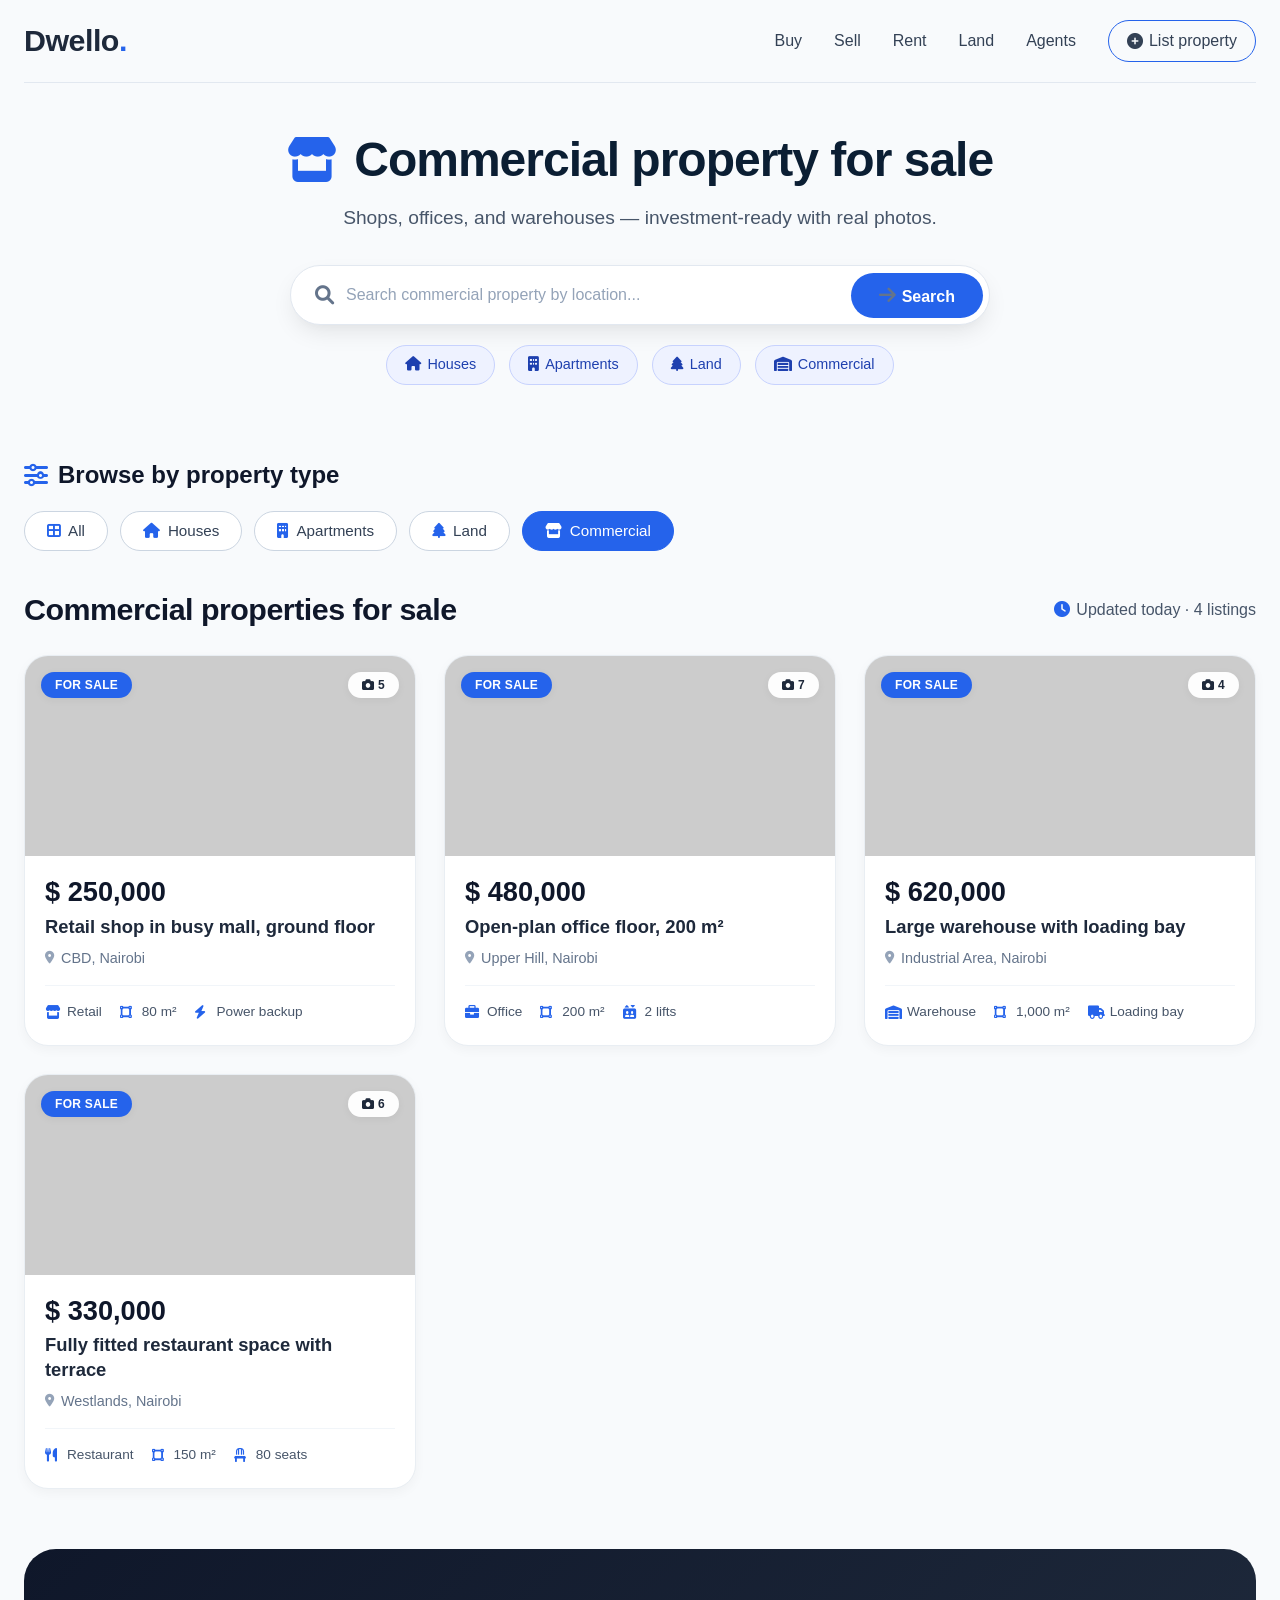
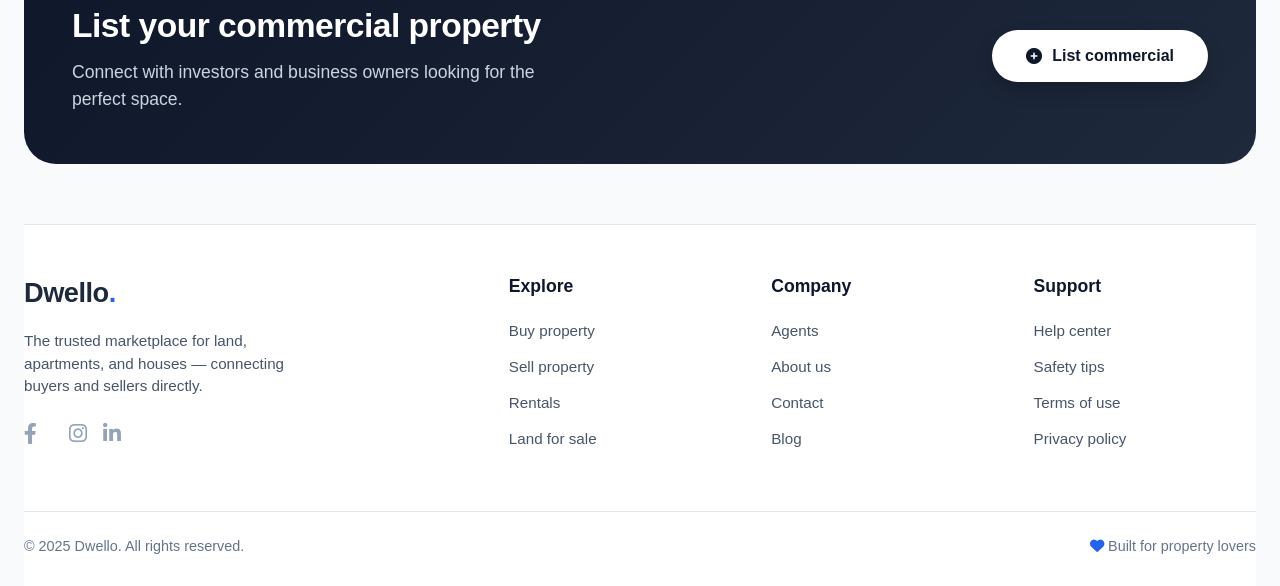
<file: commercial.html>
<!DOCTYPE html>
<html lang="en">
<head>
  <meta charset="UTF-8">
  <meta name="viewport" content="width=device-width, initial-scale=1.0">
  <title>Dwello · Commercial property for sale</title>
  <link rel="stylesheet" href="https://cdnjs.cloudflare.com/ajax/libs/font-awesome/6.0.0-beta3/css/all.min.css">
  <link rel="stylesheet" href="style.css">
</head>
<body>
<div class="container">

  <nav class="navbar">
    <a href="index.html" class="logo">Dwello<span>.</span></a>
    <div class="nav-links">
      <a href="buy.html">Buy</a>
      <a href="sell.html">Sell</a>
      <a href="rent.html">Rent</a>
      <a href="land.html">Land</a>
      <a href="agents.html">Agents</a>
      <a href="sell.html" class="btn-outline"><i class="fas fa-plus-circle" style="margin-right:6px;"></i>List property</a>
    </div>
  </nav>

  <section class="hero" style="padding-bottom:2rem;">
    <h1><i class="fas fa-store"></i> Commercial property for sale</h1>
    <p>Shops, offices, and warehouses — investment-ready with real photos.</p>
    <div class="search-bar">
      <div class="search-box">
        <i class="fas fa-search"></i>
        <input type="text" placeholder="Search commercial property by location...">
        <button><i class="fas fa-arrow-right" style="margin-right:6px;"></i>Search</button>
      </div>
    </div>
    <div class="quick-tags">
      <span><i class="fas fa-house" style="margin-right:6px;"></i>Houses</span>
      <span><i class="fas fa-building" style="margin-right:6px;"></i>Apartments</span>
      <span><i class="fas fa-tree" style="margin-right:6px;"></i>Land</span>
      <span><i class="fas fa-warehouse" style="margin-right:6px;"></i>Commercial</span>
    </div>
  </section>

  <div class="filter-section">
    <div class="filter-title"><i class="fas fa-sliders-h"></i> Browse by property type</div>
    <div class="filter-chips">
      <a href="buy.html" class="chip"><i class="fas fa-border-all"></i> All</a>
      <a href="houses.html" class="chip"><i class="fas fa-house"></i> Houses</a>
      <a href="apartments.html" class="chip"><i class="fas fa-building"></i> Apartments</a>
      <a href="land.html" class="chip"><i class="fas fa-tree"></i> Land</a>
      <a href="commercial.html" class="chip active"><i class="fas fa-store"></i> Commercial</a>
    </div>
  </div>

  <div class="listings-header">
    <h2>Commercial properties for sale</h2>
    <p><i class="fas fa-clock" style="margin-right:6px;color:#2563eb;"></i>Updated today · 4 listings</p>
  </div>

  <div class="property-grid">
    <div class="property-card">
      <div class="card-image" style="background-image:linear-gradient(0deg,rgba(0,0,0,.2),rgba(0,0,0,.2)),url('https://images.pexels.com/photos/264636/pexels-photo-264636.jpeg?auto=compress&cs=tinysrgb&w=800');">
        <span class="badge for-sale">For sale</span>
        <span class="badge"><i class="fas fa-camera" style="margin-right:4px;"></i>5</span>
      </div>
      <div class="card-content">
        <div class="price">$ 250,000</div>
        <div class="property-title">Retail shop in busy mall, ground floor</div>
        <div class="location"><i class="fas fa-map-marker-alt"></i> CBD, Nairobi</div>
        <div class="features">
          <span><i class="fas fa-store"></i> Retail</span>
          <span><i class="fas fa-vector-square"></i> 80 m²</span>
          <span><i class="fas fa-bolt"></i> Power backup</span>
        </div>
      </div>
    </div>
    <div class="property-card">
      <div class="card-image" style="background-image:linear-gradient(0deg,rgba(0,0,0,.2),rgba(0,0,0,.2)),url('https://images.pexels.com/photos/380769/pexels-photo-380769.jpeg?auto=compress&cs=tinysrgb&w=800');">
        <span class="badge for-sale">For sale</span>
        <span class="badge"><i class="fas fa-camera" style="margin-right:4px;"></i>7</span>
      </div>
      <div class="card-content">
        <div class="price">$ 480,000</div>
        <div class="property-title">Open-plan office floor, 200 m²</div>
        <div class="location"><i class="fas fa-map-marker-alt"></i> Upper Hill, Nairobi</div>
        <div class="features">
          <span><i class="fas fa-briefcase"></i> Office</span>
          <span><i class="fas fa-vector-square"></i> 200 m²</span>
          <span><i class="fas fa-elevator"></i> 2 lifts</span>
        </div>
      </div>
    </div>
    <div class="property-card">
      <div class="card-image" style="background-image:linear-gradient(0deg,rgba(0,0,0,.2),rgba(0,0,0,.2)),url('https://images.pexels.com/photos/236705/pexels-photo-236705.jpeg?auto=compress&cs=tinysrgb&w=800');">
        <span class="badge for-sale">For sale</span>
        <span class="badge"><i class="fas fa-camera" style="margin-right:4px;"></i>4</span>
      </div>
      <div class="card-content">
        <div class="price">$ 620,000</div>
        <div class="property-title">Large warehouse with loading bay</div>
        <div class="location"><i class="fas fa-map-marker-alt"></i> Industrial Area, Nairobi</div>
        <div class="features">
          <span><i class="fas fa-warehouse"></i> Warehouse</span>
          <span><i class="fas fa-vector-square"></i> 1,000 m²</span>
          <span><i class="fas fa-truck"></i> Loading bay</span>
        </div>
      </div>
    </div>
    <div class="property-card">
      <div class="card-image" style="background-image:linear-gradient(0deg,rgba(0,0,0,.2),rgba(0,0,0,.2)),url('https://images.pexels.com/photos/260922/pexels-photo-260922.jpeg?auto=compress&cs=tinysrgb&w=800');">
        <span class="badge for-sale">For sale</span>
        <span class="badge"><i class="fas fa-camera" style="margin-right:4px;"></i>6</span>
      </div>
      <div class="card-content">
        <div class="price">$ 330,000</div>
        <div class="property-title">Fully fitted restaurant space with terrace</div>
        <div class="location"><i class="fas fa-map-marker-alt"></i> Westlands, Nairobi</div>
        <div class="features">
          <span><i class="fas fa-utensils"></i> Restaurant</span>
          <span><i class="fas fa-vector-square"></i> 150 m²</span>
          <span><i class="fas fa-chair"></i> 80 seats</span>
        </div>
      </div>
    </div>
  </div>

  <div class="sell-banner">
    <div>
      <h2>List your commercial property</h2>
      <p>Connect with investors and business owners looking for the perfect space.</p>
    </div>
    <a href="sell.html" class="btn-primary"><i class="fas fa-plus-circle" style="margin-right:10px;"></i>List commercial</a>
  </div>

  <footer class="footer">
    <div class="footer-grid">
      <div class="footer-brand">
        <div class="logo" style="font-size:1.7rem;">Dwello<span>.</span></div>
        <p>The trusted marketplace for land, apartments, and houses — connecting buyers and sellers directly.</p>
        <div class="social-icons">
          <a href="#"><i class="fab fa-facebook-f"></i></a>
          <a href="#"><i class="fab fa-x-twitter"></i></a>
          <a href="#"><i class="fab fa-instagram"></i></a>
          <a href="#"><i class="fab fa-linkedin-in"></i></a>
        </div>
      </div>
      <div class="footer-col">
        <h4>Explore</h4>
        <ul>
          <li><a href="buy.html">Buy property</a></li>
          <li><a href="sell.html">Sell property</a></li>
          <li><a href="rent.html">Rentals</a></li>
          <li><a href="land.html">Land for sale</a></li>
        </ul>
      </div>
      <div class="footer-col">
        <h4>Company</h4>
        <ul>
          <li><a href="agents.html">Agents</a></li>
          <li><a href="#">About us</a></li>
          <li><a href="#">Contact</a></li>
          <li><a href="#">Blog</a></li>
        </ul>
      </div>
      <div class="footer-col">
        <h4>Support</h4>
        <ul>
          <li><a href="#">Help center</a></li>
          <li><a href="#">Safety tips</a></li>
          <li><a href="#">Terms of use</a></li>
          <li><a href="#">Privacy policy</a></li>
        </ul>
      </div>
    </div>
    <div class="footer-bottom">
      <span>© 2025 Dwello. All rights reserved.</span>
      <span><i class="fas fa-heart" style="color:#2563eb;"></i> Built for property lovers</span>
    </div>
  </footer>
</div>
</body>
</html>
</file>
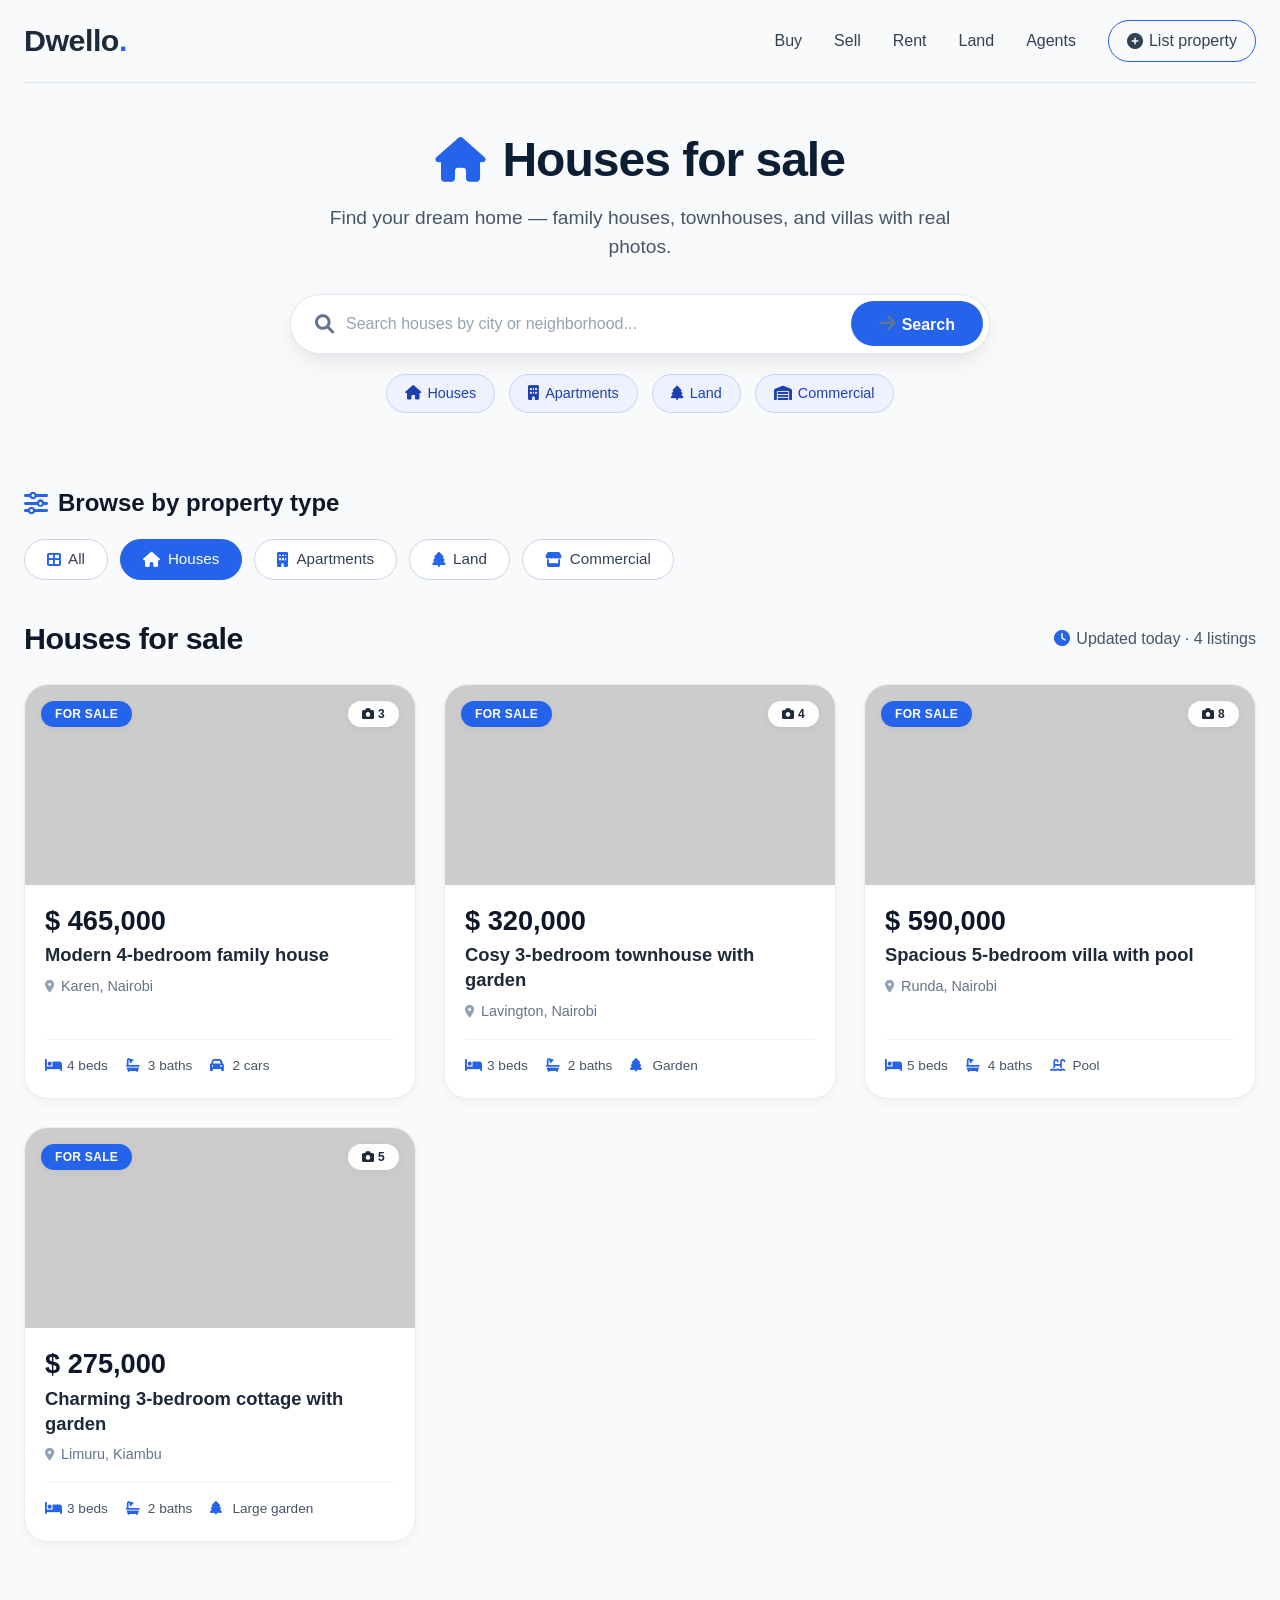
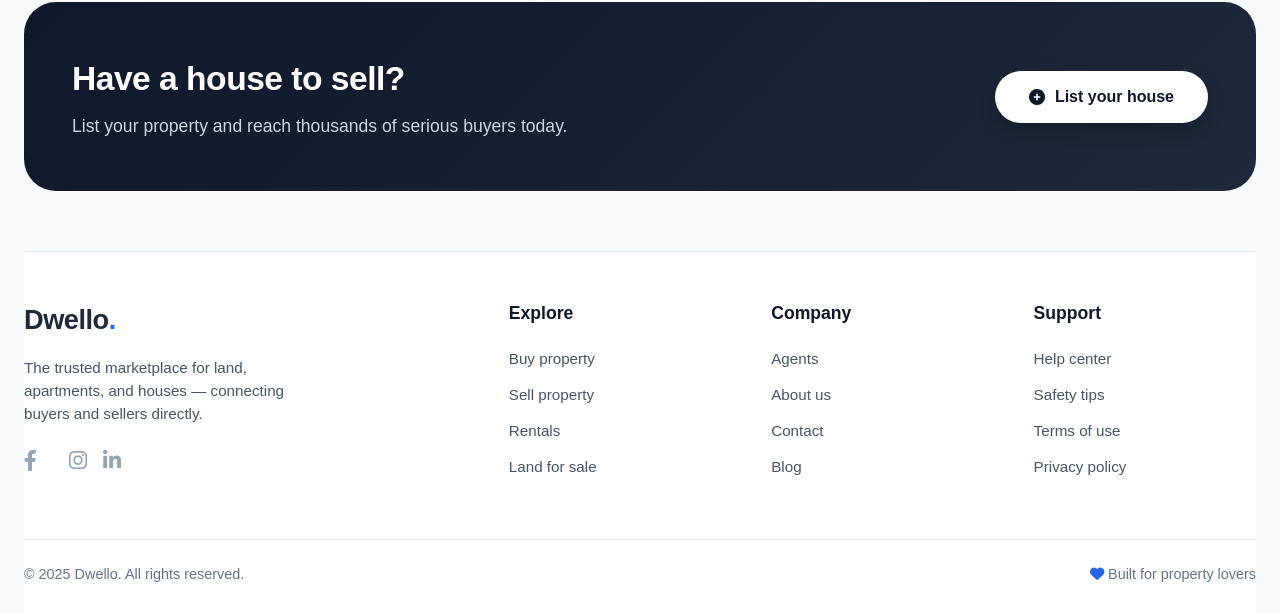
<file: houses.html>
<!DOCTYPE html>
<html lang="en">
<head>
  <meta charset="UTF-8">
  <meta name="viewport" content="width=device-width, initial-scale=1.0">
  <title>Dwello · Houses for sale</title>
  <link rel="stylesheet" href="https://cdnjs.cloudflare.com/ajax/libs/font-awesome/6.0.0-beta3/css/all.min.css">
  <link rel="stylesheet" href="style.css">
</head>
<body>
<div class="container">

  <nav class="navbar">
    <a href="index.html" class="logo">Dwello<span>.</span></a>
    <div class="nav-links">
      <a href="buy.html">Buy</a>
      <a href="sell.html">Sell</a>
      <a href="rent.html">Rent</a>
      <a href="land.html">Land</a>
      <a href="agents.html">Agents</a>
      <a href="sell.html" class="btn-outline"><i class="fas fa-plus-circle" style="margin-right:6px;"></i>List property</a>
    </div>
  </nav>

  <section class="hero" style="padding-bottom:2rem;">
    <h1><i class="fas fa-house"></i> Houses for sale</h1>
    <p>Find your dream home — family houses, townhouses, and villas with real photos.</p>
    <div class="search-bar">
      <div class="search-box">
        <i class="fas fa-search"></i>
        <input type="text" placeholder="Search houses by city or neighborhood...">
        <button><i class="fas fa-arrow-right" style="margin-right:6px;"></i>Search</button>
      </div>
    </div>
    <div class="quick-tags">
      <span><i class="fas fa-house" style="margin-right:6px;"></i>Houses</span>
      <span><i class="fas fa-building" style="margin-right:6px;"></i>Apartments</span>
      <span><i class="fas fa-tree" style="margin-right:6px;"></i>Land</span>
      <span><i class="fas fa-warehouse" style="margin-right:6px;"></i>Commercial</span>
    </div>
  </section>

  <div class="filter-section">
    <div class="filter-title"><i class="fas fa-sliders-h"></i> Browse by property type</div>
    <div class="filter-chips">
      <a href="buy.html" class="chip"><i class="fas fa-border-all"></i> All</a>
      <a href="houses.html" class="chip active"><i class="fas fa-house"></i> Houses</a>
      <a href="apartments.html" class="chip"><i class="fas fa-building"></i> Apartments</a>
      <a href="land.html" class="chip"><i class="fas fa-tree"></i> Land</a>
      <a href="commercial.html" class="chip"><i class="fas fa-store"></i> Commercial</a>
    </div>
  </div>

  <div class="listings-header">
    <h2>Houses for sale</h2>
    <p><i class="fas fa-clock" style="margin-right:6px;color:#2563eb;"></i>Updated today · 4 listings</p>
  </div>

  <div class="property-grid">
    <div class="property-card">
      <div class="card-image" style="background-image:linear-gradient(0deg,rgba(0,0,0,.2),rgba(0,0,0,.2)),url('https://images.pexels.com/photos/106399/pexels-photo-106399.jpeg?auto=compress&cs=tinysrgb&w=800');">
        <span class="badge for-sale">For sale</span>
        <span class="badge"><i class="fas fa-camera" style="margin-right:4px;"></i>3</span>
      </div>
      <div class="card-content">
        <div class="price">$ 465,000</div>
        <div class="property-title">Modern 4-bedroom family house</div>
        <div class="location"><i class="fas fa-map-marker-alt"></i> Karen, Nairobi</div>
        <div class="features">
          <span><i class="fas fa-bed"></i> 4 beds</span>
          <span><i class="fas fa-bath"></i> 3 baths</span>
          <span><i class="fas fa-car"></i> 2 cars</span>
        </div>
      </div>
    </div>
    <div class="property-card">
      <div class="card-image" style="background-image:linear-gradient(0deg,rgba(0,0,0,.2),rgba(0,0,0,.2)),url('https://images.pexels.com/photos/2587054/pexels-photo-2587054.jpeg?auto=compress&cs=tinysrgb&w=800');">
        <span class="badge for-sale">For sale</span>
        <span class="badge"><i class="fas fa-camera" style="margin-right:4px;"></i>4</span>
      </div>
      <div class="card-content">
        <div class="price">$ 320,000</div>
        <div class="property-title">Cosy 3-bedroom townhouse with garden</div>
        <div class="location"><i class="fas fa-map-marker-alt"></i> Lavington, Nairobi</div>
        <div class="features">
          <span><i class="fas fa-bed"></i> 3 beds</span>
          <span><i class="fas fa-bath"></i> 2 baths</span>
          <span><i class="fas fa-tree"></i> Garden</span>
        </div>
      </div>
    </div>
    <div class="property-card">
      <div class="card-image" style="background-image:linear-gradient(0deg,rgba(0,0,0,.2),rgba(0,0,0,.2)),url('https://images.pexels.com/photos/323780/pexels-photo-323780.jpeg?auto=compress&cs=tinysrgb&w=800');">
        <span class="badge for-sale">For sale</span>
        <span class="badge"><i class="fas fa-camera" style="margin-right:4px;"></i>8</span>
      </div>
      <div class="card-content">
        <div class="price">$ 590,000</div>
        <div class="property-title">Spacious 5-bedroom villa with pool</div>
        <div class="location"><i class="fas fa-map-marker-alt"></i> Runda, Nairobi</div>
        <div class="features">
          <span><i class="fas fa-bed"></i> 5 beds</span>
          <span><i class="fas fa-bath"></i> 4 baths</span>
          <span><i class="fas fa-swimming-pool"></i> Pool</span>
        </div>
      </div>
    </div>
    <div class="property-card">
      <div class="card-image" style="background-image:linear-gradient(0deg,rgba(0,0,0,.2),rgba(0,0,0,.2)),url('https://images.pexels.com/photos/259588/pexels-photo-259588.jpeg?auto=compress&cs=tinysrgb&w=800');">
        <span class="badge for-sale">For sale</span>
        <span class="badge"><i class="fas fa-camera" style="margin-right:4px;"></i>5</span>
      </div>
      <div class="card-content">
        <div class="price">$ 275,000</div>
        <div class="property-title">Charming 3-bedroom cottage with garden</div>
        <div class="location"><i class="fas fa-map-marker-alt"></i> Limuru, Kiambu</div>
        <div class="features">
          <span><i class="fas fa-bed"></i> 3 beds</span>
          <span><i class="fas fa-bath"></i> 2 baths</span>
          <span><i class="fas fa-tree"></i> Large garden</span>
        </div>
      </div>
    </div>
  </div>

  <div class="sell-banner">
    <div>
      <h2>Have a house to sell?</h2>
      <p>List your property and reach thousands of serious buyers today.</p>
    </div>
    <a href="sell.html" class="btn-primary"><i class="fas fa-plus-circle" style="margin-right:10px;"></i>List your house</a>
  </div>

  <footer class="footer">
    <div class="footer-grid">
      <div class="footer-brand">
        <div class="logo" style="font-size:1.7rem;">Dwello<span>.</span></div>
        <p>The trusted marketplace for land, apartments, and houses — connecting buyers and sellers directly.</p>
        <div class="social-icons">
          <a href="#"><i class="fab fa-facebook-f"></i></a>
          <a href="#"><i class="fab fa-x-twitter"></i></a>
          <a href="#"><i class="fab fa-instagram"></i></a>
          <a href="#"><i class="fab fa-linkedin-in"></i></a>
        </div>
      </div>
      <div class="footer-col">
        <h4>Explore</h4>
        <ul>
          <li><a href="buy.html">Buy property</a></li>
          <li><a href="sell.html">Sell property</a></li>
          <li><a href="rent.html">Rentals</a></li>
          <li><a href="land.html">Land for sale</a></li>
        </ul>
      </div>
      <div class="footer-col">
        <h4>Company</h4>
        <ul>
          <li><a href="agents.html">Agents</a></li>
          <li><a href="#">About us</a></li>
          <li><a href="#">Contact</a></li>
          <li><a href="#">Blog</a></li>
        </ul>
      </div>
      <div class="footer-col">
        <h4>Support</h4>
        <ul>
          <li><a href="#">Help center</a></li>
          <li><a href="#">Safety tips</a></li>
          <li><a href="#">Terms of use</a></li>
          <li><a href="#">Privacy policy</a></li>
        </ul>
      </div>
    </div>
    <div class="footer-bottom">
      <span>© 2025 Dwello. All rights reserved.</span>
      <span><i class="fas fa-heart" style="color:#2563eb;"></i> Built for property lovers</span>
    </div>
  </footer>
</div>
</body>
</html>
</file>
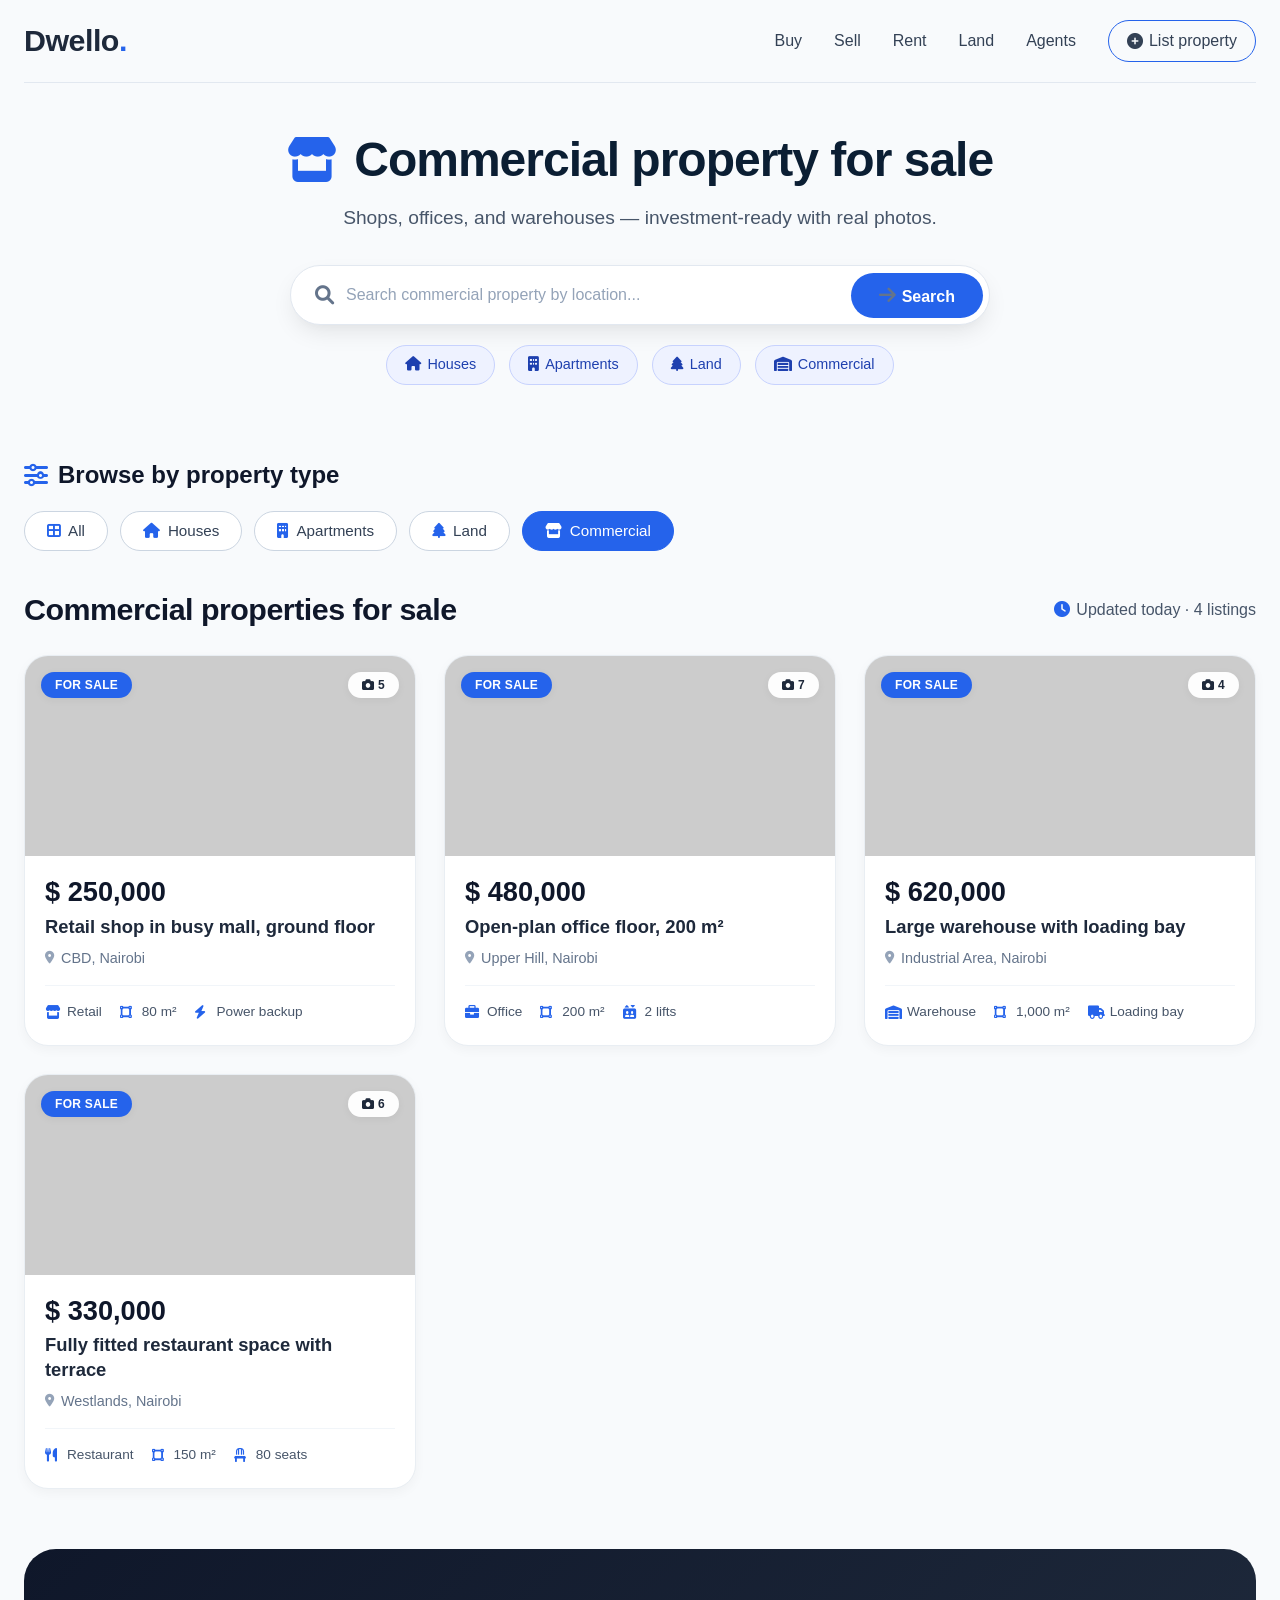
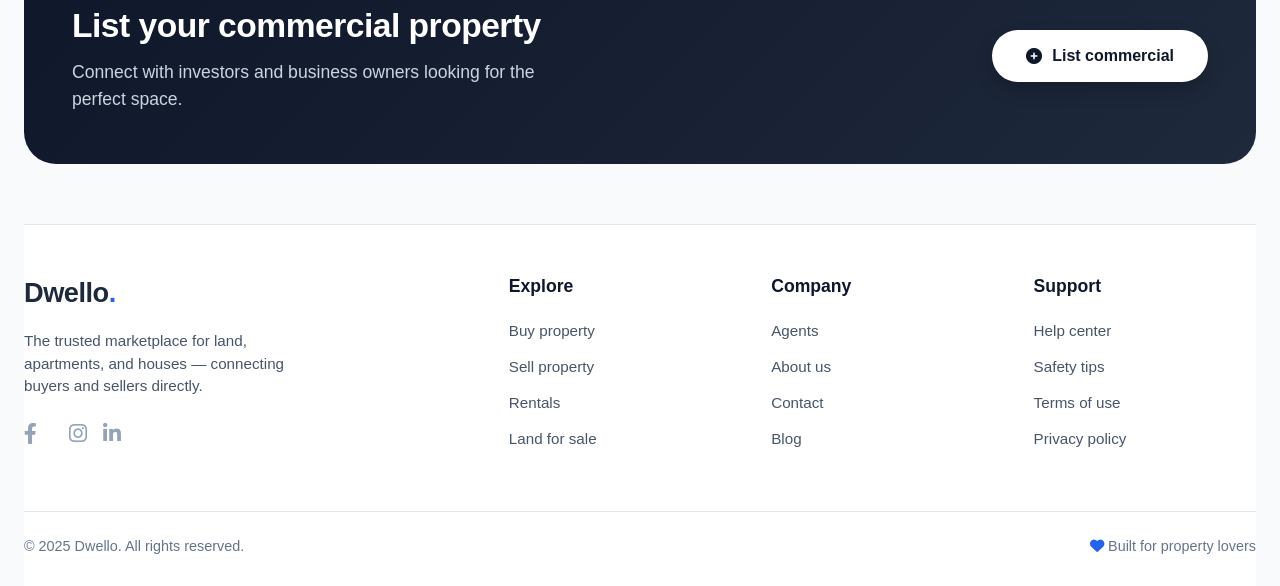
<file: inedexs.html>
<!-- commercial.html -->
<!DOCTYPE html>
<html lang="en">
<head>
  <meta charset="UTF-8">
  <meta name="viewport" content="width=device-width, initial-scale=1.0">
  <title>Dwello · Commercial property for sale</title>
  <link rel="stylesheet" href="https://cdnjs.cloudflare.com/ajax/libs/font-awesome/6.0.0-beta3/css/all.min.css">
  <link rel="stylesheet" href="style.css">
</head>
<body>
<div class="container">

  <nav class="navbar">
    <a href="index.html" class="logo">Dwello<span>.</span></a>
    <div class="nav-links">
      <a href="buy.html">Buy</a>
      <a href="sell.html">Sell</a>
      <a href="rent.html">Rent</a>
      <a href="land.html">Land</a>
      <a href="agents.html">Agents</a>
      <a href="sell.html" class="btn-outline"><i class="fas fa-plus-circle" style="margin-right:6px;"></i>List property</a>
    </div>
  </nav>

  <section class="hero" style="padding-bottom:2rem;">
    <h1><i class="fas fa-store"></i> Commercial property for sale</h1>
    <p>Shops, offices, and warehouses — investment-ready with real photos.</p>
    <div class="search-bar">
      <div class="search-box">
        <i class="fas fa-search"></i>
        <input type="text" placeholder="Search commercial property by location...">
        <button><i class="fas fa-arrow-right" style="margin-right:6px;"></i>Search</button>
      </div>
    </div>
    <div class="quick-tags">
      <span><i class="fas fa-house" style="margin-right:6px;"></i>Houses</span>
      <span><i class="fas fa-building" style="margin-right:6px;"></i>Apartments</span>
      <span><i class="fas fa-tree" style="margin-right:6px;"></i>Land</span>
      <span><i class="fas fa-warehouse" style="margin-right:6px;"></i>Commercial</span>
    </div>
  </section>

  <div class="filter-section">
    <div class="filter-title"><i class="fas fa-sliders-h"></i> Browse by property type</div>
    <div class="filter-chips">
      <a href="buy.html" class="chip"><i class="fas fa-border-all"></i> All</a>
      <a href="houses.html" class="chip"><i class="fas fa-house"></i> Houses</a>
      <a href="apartments.html" class="chip"><i class="fas fa-building"></i> Apartments</a>
      <a href="land.html" class="chip"><i class="fas fa-tree"></i> Land</a>
      <a href="commercial.html" class="chip active"><i class="fas fa-store"></i> Commercial</a>
    </div>
  </div>

  <div class="listings-header">
    <h2>Commercial properties for sale</h2>
    <p><i class="fas fa-clock" style="margin-right:6px;color:#2563eb;"></i>Updated today · 4 listings</p>
  </div>

  <div class="property-grid">
    <!-- CARD 1: Retail shop -->
    <div class="property-card">
      <div class="card-image" style="background-image:linear-gradient(0deg,rgba(0,0,0,.2),rgba(0,0,0,.2)),url('https://images.pexels.com/photos/264636/pexels-photo-264636.jpeg?auto=compress&cs=tinysrgb&w=800');">
        <span class="badge for-sale">For sale</span>
        <span class="badge"><i class="fas fa-camera" style="margin-right:4px;"></i>5</span>
      </div>
      <div class="card-content">
        <div class="price">$ 250,000</div>
        <div class="property-title">Retail shop in busy mall, ground floor</div>
        <div class="location"><i class="fas fa-map-marker-alt"></i> CBD, Nairobi</div>
        <div class="features">
          <span><i class="fas fa-store"></i> Retail</span>
          <span><i class="fas fa-vector-square"></i> 80 m²</span>
          <span><i class="fas fa-bolt"></i> Power backup</span>
        </div>
      </div>
    </div>
    <!-- CARD 2: Office space -->
    <div class="property-card">
      <div class="card-image" style="background-image:linear-gradient(0deg,rgba(0,0,0,.2),rgba(0,0,0,.2)),url('https://images.pexels.com/photos/380769/pexels-photo-380769.jpeg?auto=compress&cs=tinysrgb&w=800');">
        <span class="badge for-sale">For sale</span>
        <span class="badge"><i class="fas fa-camera" style="margin-right:4px;"></i>7</span>
      </div>
      <div class="card-content">
        <div class="price">$ 480,000</div>
        <div class="property-title">Open-plan office floor, 200 m²</div>
        <div class="location"><i class="fas fa-map-marker-alt"></i> Upper Hill, Nairobi</div>
        <div class="features">
          <span><i class="fas fa-briefcase"></i> Office</span>
          <span><i class="fas fa-vector-square"></i> 200 m²</span>
          <span><i class="fas fa-elevator"></i> 2 lifts</span>
        </div>
      </div>
    </div>
    <!-- CARD 3: Warehouse -->
    <div class="property-card">
      <div class="card-image" style="background-image:linear-gradient(0deg,rgba(0,0,0,.2),rgba(0,0,0,.2)),url('https://images.pexels.com/photos/236705/pexels-photo-236705.jpeg?auto=compress&cs=tinysrgb&w=800');">
        <span class="badge for-sale">For sale</span>
        <span class="badge"><i class="fas fa-camera" style="margin-right:4px;"></i>4</span>
      </div>
      <div class="card-content">
        <div class="price">$ 620,000</div>
        <div class="property-title">Large warehouse with loading bay</div>
        <div class="location"><i class="fas fa-map-marker-alt"></i> Industrial Area, Nairobi</div>
        <div class="features">
          <span><i class="fas fa-warehouse"></i> Warehouse</span>
          <span><i class="fas fa-vector-square"></i> 1,000 m²</span>
          <span><i class="fas fa-truck"></i> Loading bay</span>
        </div>
      </div>
    </div>
    <!-- CARD 4: Restaurant space -->
    <div class="property-card">
      <div class="card-image" style="background-image:linear-gradient(0deg,rgba(0,0,0,.2),rgba(0,0,0,.2)),url('https://images.pexels.com/photos/260922/pexels-photo-260922.jpeg?auto=compress&cs=tinysrgb&w=800');">
        <span class="badge for-sale">For sale</span>
        <span class="badge"><i class="fas fa-camera" style="margin-right:4px;"></i>6</span>
      </div>
      <div class="card-content">
        <div class="price">$ 330,000</div>
        <div class="property-title">Fully fitted restaurant space with terrace</div>
        <div class="location"><i class="fas fa-map-marker-alt"></i> Westlands, Nairobi</div>
        <div class="features">
          <span><i class="fas fa-utensils"></i> Restaurant</span>
          <span><i class="fas fa-vector-square"></i> 150 m²</span>
          <span><i class="fas fa-chair"></i> 80 seats</span>
        </div>
      </div>
    </div>
  </div>

  <div class="sell-banner">
    <div>
      <h2>List your commercial property</h2>
      <p>Connect with investors and business owners looking for the perfect space.</p>
    </div>
    <a href="sell.html" class="btn-primary"><i class="fas fa-plus-circle" style="margin-right:10px;"></i>List commercial</a>
  </div>

  <footer class="footer">
    <div class="footer-grid">
      <div class="footer-brand">
        <div class="logo" style="font-size:1.7rem;">Dwello<span>.</span></div>
        <p>The trusted marketplace for land, apartments, and houses — connecting buyers and sellers directly.</p>
        <div class="social-icons">
          <a href="#"><i class="fab fa-facebook-f"></i></a>
          <a href="#"><i class="fab fa-x-twitter"></i></a>
          <a href="#"><i class="fab fa-instagram"></i></a>
          <a href="#"><i class="fab fa-linkedin-in"></i></a>
        </div>
      </div>
      <div class="footer-col">
        <h4>Explore</h4>
        <ul>
          <li><a href="buy.html">Buy property</a></li>
          <li><a href="sell.html">Sell property</a></li>
          <li><a href="rent.html">Rentals</a></li>
          <li><a href="land.html">Land for sale</a></li>
        </ul>
      </div>
      <div class="footer-col">
        <h4>Company</h4>
        <ul>
          <li><a href="agents.html">Agents</a></li>
          <li><a href="#">About us</a></li>
          <li><a href="#">Contact</a></li>
          <li><a href="#">Blog</a></li>
        </ul>
      </div>
      <div class="footer-col">
        <h4>Support</h4>
        <ul>
          <li><a href="#">Help center</a></li>
          <li><a href="#">Safety tips</a></li>
          <li><a href="#">Terms of use</a></li>
          <li><a href="#">Privacy policy</a></li>
        </ul>
      </div>
    </div>
    <div class="footer-bottom">
      <span>© 2025 Dwello. All rights reserved.</span>
      <span><i class="fas fa-heart" style="color:#2563eb;"></i> Built for property lovers</span>
    </div>
  </footer>
</div>
</body>
</html>
</file>
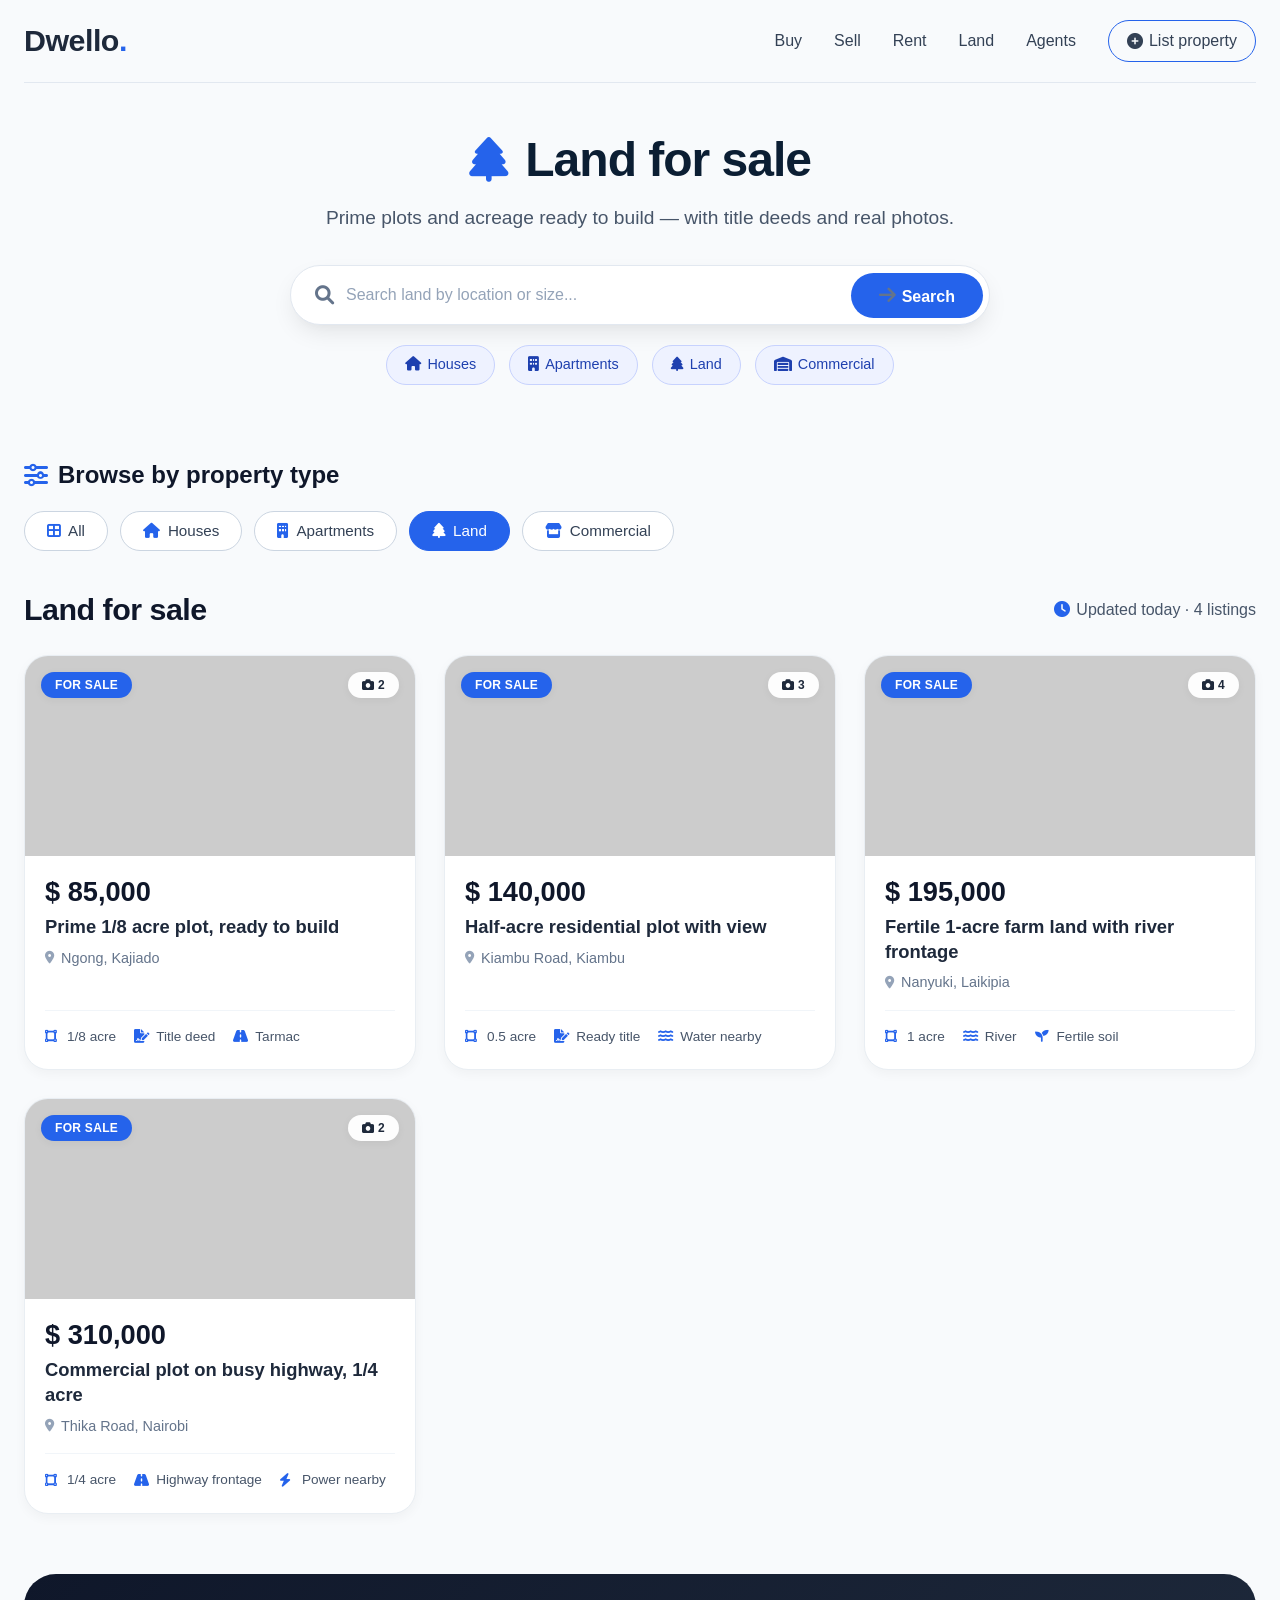
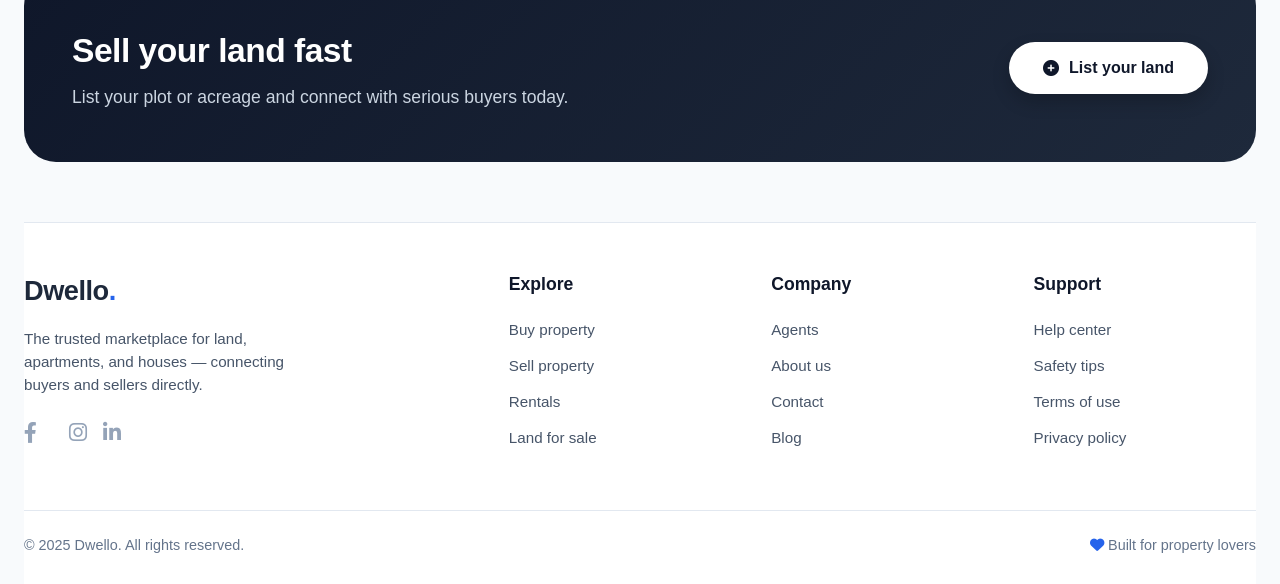
<file: land.html>
<!DOCTYPE html>
<html lang="en">
<head>
  <meta charset="UTF-8">
  <meta name="viewport" content="width=device-width, initial-scale=1.0">
  <title>Dwello · Land for sale</title>
  <link rel="stylesheet" href="https://cdnjs.cloudflare.com/ajax/libs/font-awesome/6.0.0-beta3/css/all.min.css">
  <link rel="stylesheet" href="style.css">
</head>
<body>
<div class="container">

  <nav class="navbar">
    <a href="index.html" class="logo">Dwello<span>.</span></a>
    <div class="nav-links">
      <a href="buy.html">Buy</a>
      <a href="sell.html">Sell</a>
      <a href="rent.html">Rent</a>
      <a href="land.html" class="active">Land</a>
      <a href="agents.html">Agents</a>
      <a href="sell.html" class="btn-outline"><i class="fas fa-plus-circle" style="margin-right:6px;"></i>List property</a>
    </div>
  </nav>

  <section class="hero" style="padding-bottom:2rem;">
    <h1><i class="fas fa-tree"></i> Land for sale</h1>
    <p>Prime plots and acreage ready to build — with title deeds and real photos.</p>
    <div class="search-bar">
      <div class="search-box">
        <i class="fas fa-search"></i>
        <input type="text" placeholder="Search land by location or size...">
        <button><i class="fas fa-arrow-right" style="margin-right:6px;"></i>Search</button>
      </div>
    </div>
    <div class="quick-tags">
      <span><i class="fas fa-house" style="margin-right:6px;"></i>Houses</span>
      <span><i class="fas fa-building" style="margin-right:6px;"></i>Apartments</span>
      <span><i class="fas fa-tree" style="margin-right:6px;"></i>Land</span>
      <span><i class="fas fa-warehouse" style="margin-right:6px;"></i>Commercial</span>
    </div>
  </section>

  <div class="filter-section">
    <div class="filter-title"><i class="fas fa-sliders-h"></i> Browse by property type</div>
    <div class="filter-chips">
      <a href="buy.html" class="chip"><i class="fas fa-border-all"></i> All</a>
      <a href="houses.html" class="chip"><i class="fas fa-house"></i> Houses</a>
      <a href="apartments.html" class="chip"><i class="fas fa-building"></i> Apartments</a>
      <a href="land.html" class="chip active"><i class="fas fa-tree"></i> Land</a>
      <a href="commercial.html" class="chip"><i class="fas fa-store"></i> Commercial</a>
    </div>
  </div>

  <div class="listings-header">
    <h2>Land for sale</h2>
    <p><i class="fas fa-clock" style="margin-right:6px;color:#2563eb;"></i>Updated today · 4 listings</p>
  </div>

  <div class="property-grid">
    <div class="property-card">
      <div class="card-image" style="background-image:linear-gradient(0deg,rgba(0,0,0,.2),rgba(0,0,0,.2)),url('https://images.pexels.com/photos/280229/pexels-photo-280229.jpeg?auto=compress&cs=tinysrgb&w=800');">
        <span class="badge for-sale">For sale</span>
        <span class="badge"><i class="fas fa-camera" style="margin-right:4px;"></i>2</span>
      </div>
      <div class="card-content">
        <div class="price">$ 85,000</div>
        <div class="property-title">Prime 1/8 acre plot, ready to build</div>
        <div class="location"><i class="fas fa-map-marker-alt"></i> Ngong, Kajiado</div>
        <div class="features">
          <span><i class="fas fa-vector-square"></i> 1/8 acre</span>
          <span><i class="fas fa-file-signature"></i> Title deed</span>
          <span><i class="fas fa-road"></i> Tarmac</span>
        </div>
      </div>
    </div>
    <div class="property-card">
      <div class="card-image" style="background-image:linear-gradient(0deg,rgba(0,0,0,.2),rgba(0,0,0,.2)),url('https://images.pexels.com/photos/462118/pexels-photo-462118.jpeg?auto=compress&cs=tinysrgb&w=800');">
        <span class="badge for-sale">For sale</span>
        <span class="badge"><i class="fas fa-camera" style="margin-right:4px;"></i>3</span>
      </div>
      <div class="card-content">
        <div class="price">$ 140,000</div>
        <div class="property-title">Half-acre residential plot with view</div>
        <div class="location"><i class="fas fa-map-marker-alt"></i> Kiambu Road, Kiambu</div>
        <div class="features">
          <span><i class="fas fa-vector-square"></i> 0.5 acre</span>
          <span><i class="fas fa-file-signature"></i> Ready title</span>
          <span><i class="fas fa-water"></i> Water nearby</span>
        </div>
      </div>
    </div>
    <div class="property-card">
      <div class="card-image" style="background-image:linear-gradient(0deg,rgba(0,0,0,.2),rgba(0,0,0,.2)),url('https://images.pexels.com/photos/440731/pexels-photo-440731.jpeg?auto=compress&cs=tinysrgb&w=800');">
        <span class="badge for-sale">For sale</span>
        <span class="badge"><i class="fas fa-camera" style="margin-right:4px;"></i>4</span>
      </div>
      <div class="card-content">
        <div class="price">$ 195,000</div>
        <div class="property-title">Fertile 1-acre farm land with river frontage</div>
        <div class="location"><i class="fas fa-map-marker-alt"></i> Nanyuki, Laikipia</div>
        <div class="features">
          <span><i class="fas fa-vector-square"></i> 1 acre</span>
          <span><i class="fas fa-water"></i> River</span>
          <span><i class="fas fa-seedling"></i> Fertile soil</span>
        </div>
      </div>
    </div>
    <div class="property-card">
      <div class="card-image" style="background-image:linear-gradient(0deg,rgba(0,0,0,.2),rgba(0,0,0,.2)),url('https://images.pexels.com/photos/259588/pexels-photo-259588.jpeg?auto=compress&cs=tinysrgb&w=800');">
        <span class="badge for-sale">For sale</span>
        <span class="badge"><i class="fas fa-camera" style="margin-right:4px;"></i>2</span>
      </div>
      <div class="card-content">
        <div class="price">$ 310,000</div>
        <div class="property-title">Commercial plot on busy highway, 1/4 acre</div>
        <div class="location"><i class="fas fa-map-marker-alt"></i> Thika Road, Nairobi</div>
        <div class="features">
          <span><i class="fas fa-vector-square"></i> 1/4 acre</span>
          <span><i class="fas fa-road"></i> Highway frontage</span>
          <span><i class="fas fa-bolt"></i> Power nearby</span>
        </div>
      </div>
    </div>
  </div>

  <div class="sell-banner">
    <div>
      <h2>Sell your land fast</h2>
      <p>List your plot or acreage and connect with serious buyers today.</p>
    </div>
    <a href="sell.html" class="btn-primary"><i class="fas fa-plus-circle" style="margin-right:10px;"></i>List your land</a>
  </div>

  <footer class="footer">
    <div class="footer-grid">
      <div class="footer-brand">
        <div class="logo" style="font-size:1.7rem;">Dwello<span>.</span></div>
        <p>The trusted marketplace for land, apartments, and houses — connecting buyers and sellers directly.</p>
        <div class="social-icons">
          <a href="#"><i class="fab fa-facebook-f"></i></a>
          <a href="#"><i class="fab fa-x-twitter"></i></a>
          <a href="#"><i class="fab fa-instagram"></i></a>
          <a href="#"><i class="fab fa-linkedin-in"></i></a>
        </div>
      </div>
      <div class="footer-col">
        <h4>Explore</h4>
        <ul>
          <li><a href="buy.html">Buy property</a></li>
          <li><a href="sell.html">Sell property</a></li>
          <li><a href="rent.html">Rentals</a></li>
          <li><a href="land.html">Land for sale</a></li>
        </ul>
      </div>
      <div class="footer-col">
        <h4>Company</h4>
        <ul>
          <li><a href="agents.html">Agents</a></li>
          <li><a href="#">About us</a></li>
          <li><a href="#">Contact</a></li>
          <li><a href="#">Blog</a></li>
        </ul>
      </div>
      <div class="footer-col">
        <h4>Support</h4>
        <ul>
          <li><a href="#">Help center</a></li>
          <li><a href="#">Safety tips</a></li>
          <li><a href="#">Terms of use</a></li>
          <li><a href="#">Privacy policy</a></li>
        </ul>
      </div>
    </div>
    <div class="footer-bottom">
      <span>© 2025 Dwello. All rights reserved.</span>
      <span><i class="fas fa-heart" style="color:#2563eb;"></i> Built for property lovers</span>
    </div>
  </footer>
</div>
</body>
</html>
</file>
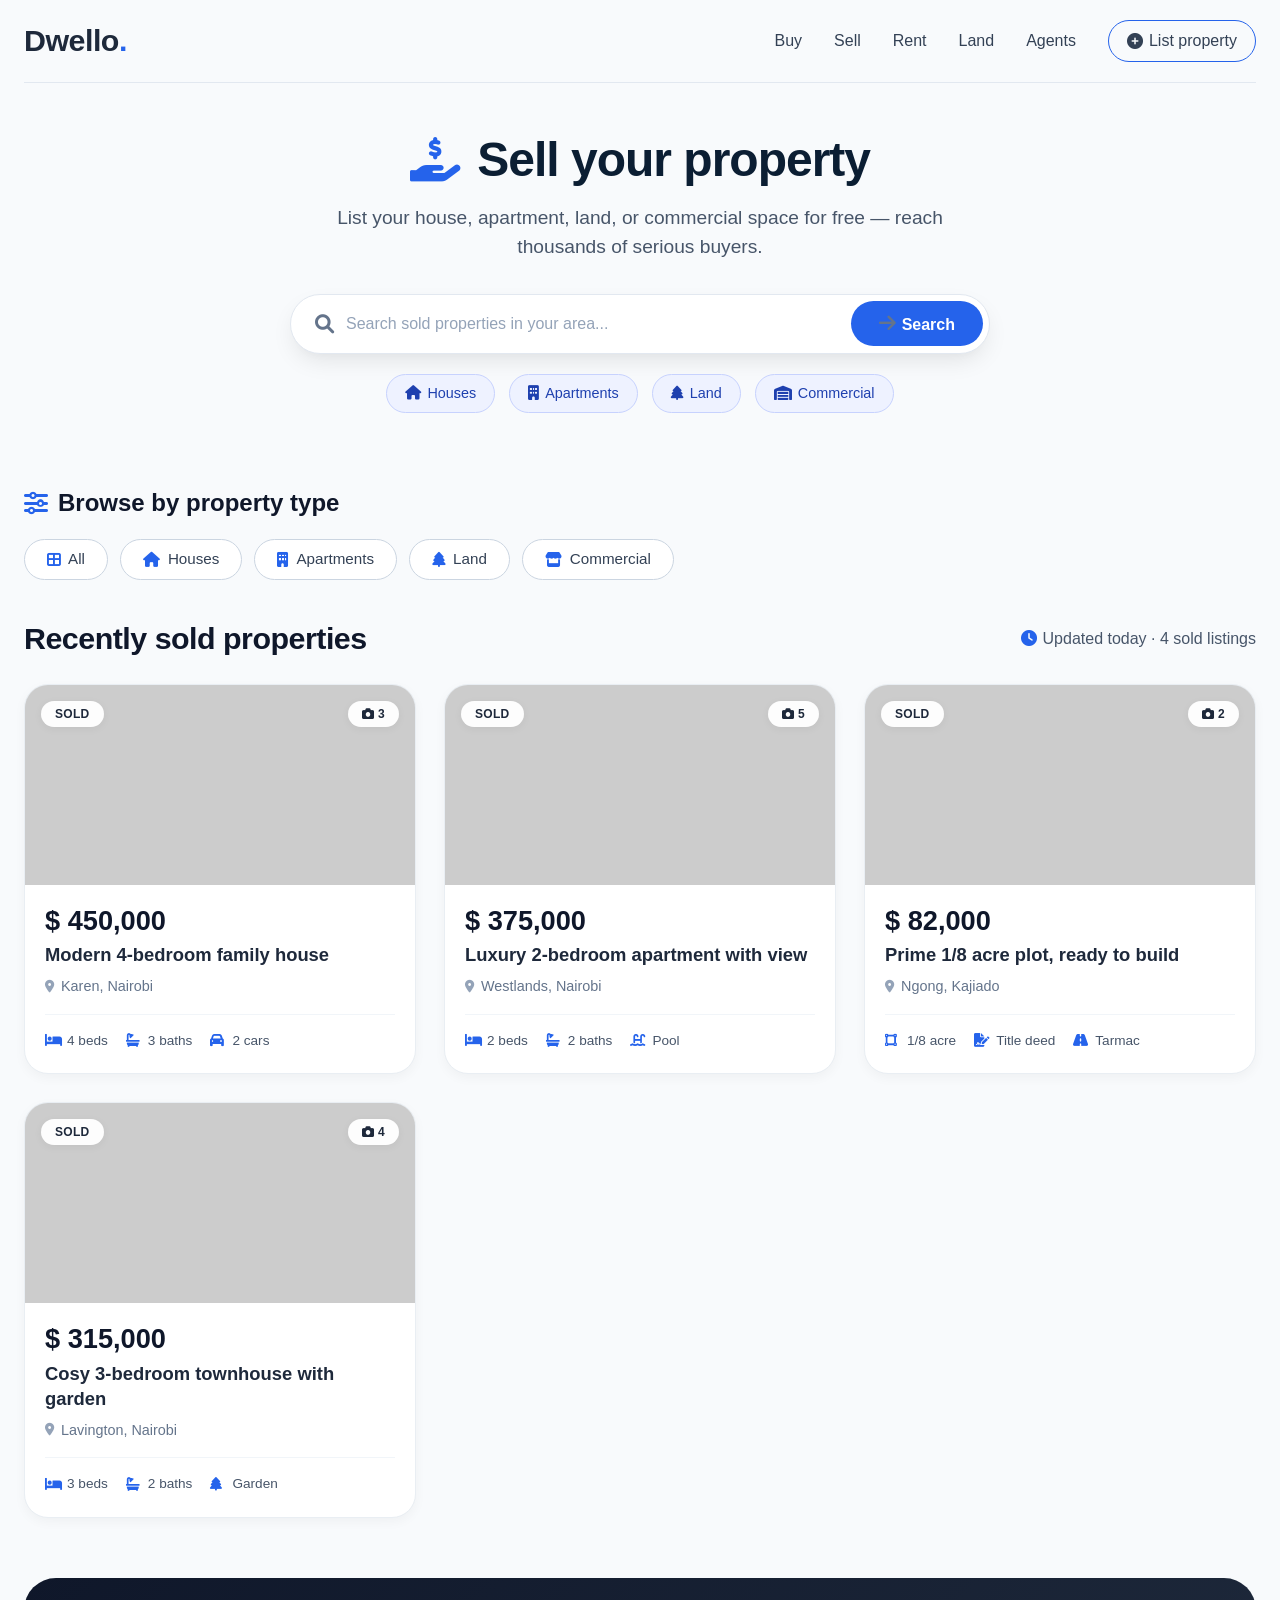
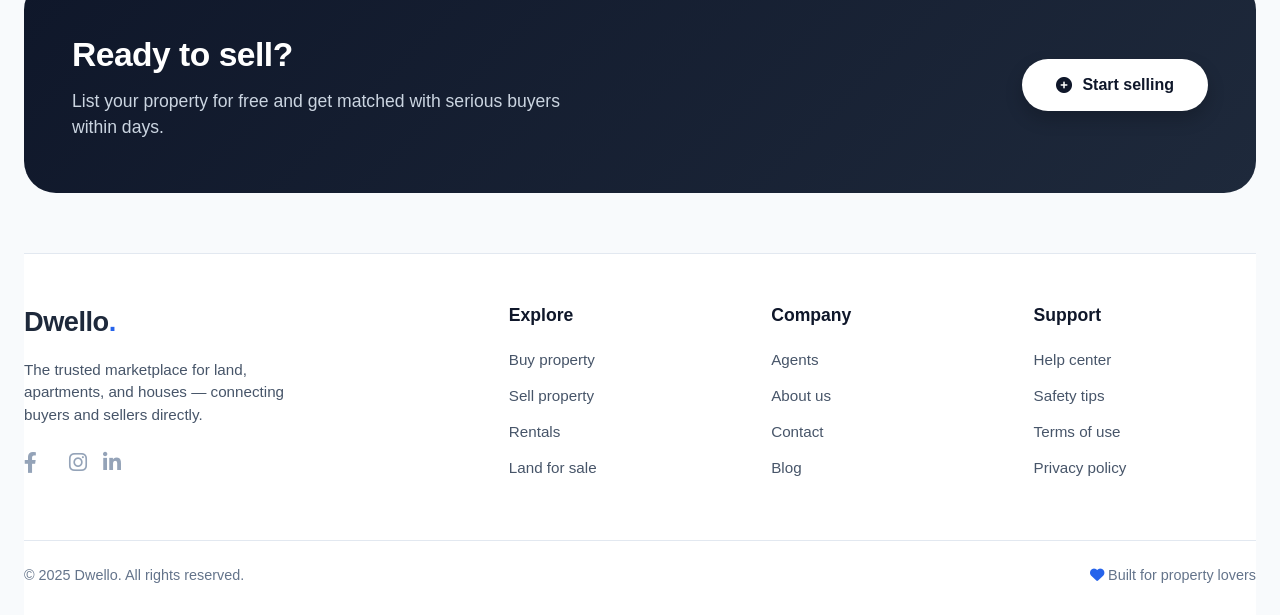
<file: sell.html>
<!DOCTYPE html>
<html lang="en">
<head>
  <meta charset="UTF-8">
  <meta name="viewport" content="width=device-width, initial-scale=1.0">
  <title>Dwello · Sell property</title>
  <link rel="stylesheet" href="https://cdnjs.cloudflare.com/ajax/libs/font-awesome/6.0.0-beta3/css/all.min.css">
  <link rel="stylesheet" href="style.css">
</head>
<body>
<div class="container">

  <nav class="navbar">
    <a href="index.html" class="logo">Dwello<span>.</span></a>
    <div class="nav-links">
      <a href="buy.html">Buy</a>
      <a href="sell.html" class="active">Sell</a>
      <a href="rent.html">Rent</a>
      <a href="land.html">Land</a>
      <a href="agents.html">Agents</a>
      <a href="sell.html" class="btn-outline"><i class="fas fa-plus-circle" style="margin-right:6px;"></i>List property</a>
    </div>
  </nav>

  <section class="hero" style="padding-bottom:2rem;">
    <h1><i class="fas fa-hand-holding-usd"></i> Sell your property</h1>
    <p>List your house, apartment, land, or commercial space for free — reach thousands of serious buyers.</p>
    <div class="search-bar">
      <div class="search-box">
        <i class="fas fa-search"></i>
        <input type="text" placeholder="Search sold properties in your area...">
        <button><i class="fas fa-arrow-right" style="margin-right:6px;"></i>Search</button>
      </div>
    </div>
    <div class="quick-tags">
      <span><i class="fas fa-house" style="margin-right:6px;"></i>Houses</span>
      <span><i class="fas fa-building" style="margin-right:6px;"></i>Apartments</span>
      <span><i class="fas fa-tree" style="margin-right:6px;"></i>Land</span>
      <span><i class="fas fa-warehouse" style="margin-right:6px;"></i>Commercial</span>
    </div>
  </section>

  <div class="filter-section">
    <div class="filter-title"><i class="fas fa-sliders-h"></i> Browse by property type</div>
    <div class="filter-chips">
      <a href="buy.html" class="chip"><i class="fas fa-border-all"></i> All</a>
      <a href="houses.html" class="chip"><i class="fas fa-house"></i> Houses</a>
      <a href="apartments.html" class="chip"><i class="fas fa-building"></i> Apartments</a>
      <a href="land.html" class="chip"><i class="fas fa-tree"></i> Land</a>
      <a href="commercial.html" class="chip"><i class="fas fa-store"></i> Commercial</a>
    </div>
  </div>

  <div class="listings-header">
    <h2>Recently sold properties</h2>
    <p><i class="fas fa-clock" style="margin-right:6px;color:#2563eb;"></i>Updated today · 4 sold listings</p>
  </div>

  <div class="property-grid">
    <div class="property-card">
      <div class="card-image" style="background-image:linear-gradient(0deg,rgba(0,0,0,.2),rgba(0,0,0,.2)),url('https://images.pexels.com/photos/106399/pexels-photo-106399.jpeg?auto=compress&cs=tinysrgb&w=800');">
        <span class="badge sold">Sold</span>
        <span class="badge"><i class="fas fa-camera" style="margin-right:4px;"></i>3</span>
      </div>
      <div class="card-content">
        <div class="price">$ 450,000</div>
        <div class="property-title">Modern 4-bedroom family house</div>
        <div class="location"><i class="fas fa-map-marker-alt"></i> Karen, Nairobi</div>
        <div class="features">
          <span><i class="fas fa-bed"></i> 4 beds</span>
          <span><i class="fas fa-bath"></i> 3 baths</span>
          <span><i class="fas fa-car"></i> 2 cars</span>
        </div>
      </div>
    </div>
    <div class="property-card">
      <div class="card-image" style="background-image:linear-gradient(0deg,rgba(0,0,0,.2),rgba(0,0,0,.2)),url('https://images.pexels.com/photos/1643383/pexels-photo-1643383.jpeg?auto=compress&cs=tinysrgb&w=800');">
        <span class="badge sold">Sold</span>
        <span class="badge"><i class="fas fa-camera" style="margin-right:4px;"></i>5</span>
      </div>
      <div class="card-content">
        <div class="price">$ 375,000</div>
        <div class="property-title">Luxury 2-bedroom apartment with view</div>
        <div class="location"><i class="fas fa-map-marker-alt"></i> Westlands, Nairobi</div>
        <div class="features">
          <span><i class="fas fa-bed"></i> 2 beds</span>
          <span><i class="fas fa-bath"></i> 2 baths</span>
          <span><i class="fas fa-swimming-pool"></i> Pool</span>
        </div>
      </div>
    </div>
    <div class="property-card">
      <div class="card-image" style="background-image:linear-gradient(0deg,rgba(0,0,0,.2),rgba(0,0,0,.2)),url('https://images.pexels.com/photos/280229/pexels-photo-280229.jpeg?auto=compress&cs=tinysrgb&w=800');">
        <span class="badge sold">Sold</span>
        <span class="badge"><i class="fas fa-camera" style="margin-right:4px;"></i>2</span>
      </div>
      <div class="card-content">
        <div class="price">$ 82,000</div>
        <div class="property-title">Prime 1/8 acre plot, ready to build</div>
        <div class="location"><i class="fas fa-map-marker-alt"></i> Ngong, Kajiado</div>
        <div class="features">
          <span><i class="fas fa-vector-square"></i> 1/8 acre</span>
          <span><i class="fas fa-file-signature"></i> Title deed</span>
          <span><i class="fas fa-road"></i> Tarmac</span>
        </div>
      </div>
    </div>
    <div class="property-card">
      <div class="card-image" style="background-image:linear-gradient(0deg,rgba(0,0,0,.2),rgba(0,0,0,.2)),url('https://images.pexels.com/photos/2587054/pexels-photo-2587054.jpeg?auto=compress&cs=tinysrgb&w=800');">
        <span class="badge sold">Sold</span>
        <span class="badge"><i class="fas fa-camera" style="margin-right:4px;"></i>4</span>
      </div>
      <div class="card-content">
        <div class="price">$ 315,000</div>
        <div class="property-title">Cosy 3-bedroom townhouse with garden</div>
        <div class="location"><i class="fas fa-map-marker-alt"></i> Lavington, Nairobi</div>
        <div class="features">
          <span><i class="fas fa-bed"></i> 3 beds</span>
          <span><i class="fas fa-bath"></i> 2 baths</span>
          <span><i class="fas fa-tree"></i> Garden</span>
        </div>
      </div>
    </div>
  </div>

  <div class="sell-banner">
    <div>
      <h2>Ready to sell?</h2>
      <p>List your property for free and get matched with serious buyers within days.</p>
    </div>
    <a href="sell.html" class="btn-primary"><i class="fas fa-plus-circle" style="margin-right:10px;"></i>Start selling</a>
  </div>

  <footer class="footer">
    <div class="footer-grid">
      <div class="footer-brand">
        <div class="logo" style="font-size:1.7rem;">Dwello<span>.</span></div>
        <p>The trusted marketplace for land, apartments, and houses — connecting buyers and sellers directly.</p>
        <div class="social-icons">
          <a href="#"><i class="fab fa-facebook-f"></i></a>
          <a href="#"><i class="fab fa-x-twitter"></i></a>
          <a href="#"><i class="fab fa-instagram"></i></a>
          <a href="#"><i class="fab fa-linkedin-in"></i></a>
        </div>
      </div>
      <div class="footer-col">
        <h4>Explore</h4>
        <ul>
          <li><a href="buy.html">Buy property</a></li>
          <li><a href="sell.html">Sell property</a></li>
          <li><a href="rent.html">Rentals</a></li>
          <li><a href="land.html">Land for sale</a></li>
        </ul>
      </div>
      <div class="footer-col">
        <h4>Company</h4>
        <ul>
          <li><a href="agents.html">Agents</a></li>
          <li><a href="#">About us</a></li>
          <li><a href="#">Contact</a></li>
          <li><a href="#">Blog</a></li>
        </ul>
      </div>
      <div class="footer-col">
        <h4>Support</h4>
        <ul>
          <li><a href="#">Help center</a></li>
          <li><a href="#">Safety tips</a></li>
          <li><a href="#">Terms of use</a></li>
          <li><a href="#">Privacy policy</a></li>
        </ul>
      </div>
    </div>
    <div class="footer-bottom">
      <span>© 2025 Dwello. All rights reserved.</span>
      <span><i class="fas fa-heart" style="color:#2563eb;"></i> Built for property lovers</span>
    </div>
  </footer>
</div>
</body>
</html>
</file>
<file: style.css>
/* ========== BASE (from your index.html) ========== */
* { margin:0; padding:0; box-sizing:border-box; font-family:'Inter',-apple-system,BlinkMacSystemFont,'Segoe UI',Roboto,sans-serif; }
body { background-color:#f8fafc; color:#0f172a; line-height:1.5; }
.container { max-width:1280px; margin:0 auto; padding:0 24px; }

/* NAVBAR */
.navbar { display:flex; justify-content:space-between; align-items:center; padding:18px 0; flex-wrap:wrap; gap:20px; border-bottom:1px solid #e2e8f0; }
.logo { font-size:1.9rem; font-weight:700; letter-spacing:-0.5px; color:#1e293b; text-decoration:none; }
.logo span { color:#2563eb; }
.nav-links { display:flex; gap:32px; align-items:center; flex-wrap:wrap; }
.nav-links a { text-decoration:none; color:#334155; font-weight:500; transition:color .2s; font-size:1rem; }
.nav-links a:hover { color:#2563eb; }
.btn-outline { border:1.5px solid #2563eb; background:transparent; color:#2563eb; padding:8px 18px; border-radius:40px; font-weight:600; font-size:.9rem; cursor:pointer; transition:all .2s; text-decoration:none; display:inline-flex; align-items:center; }
.btn-outline:hover { background:#2563eb; color:white; }
.btn-primary { background:#2563eb; color:white; border:none; padding:10px 24px; border-radius:40px; font-weight:600; font-size:.95rem; cursor:pointer; transition:background .2s; box-shadow:0 4px 8px rgba(37,99,235,.15); text-decoration:none; display:inline-flex; align-items:center; }
.btn-primary:hover { background:#1d4ed8; }

/* HERO */
.hero { padding:48px 0 32px; text-align:center; }
.hero h1 { font-size:3rem; font-weight:800; letter-spacing:-1px; line-height:1.2; margin-bottom:16px; color:#0b1e33; }
.hero h1 i { color:#2563eb; font-size:2.8rem; margin-right:6px; }
.hero p { font-size:1.2rem; color:#475569; max-width:650px; margin:0 auto 32px; }
.search-bar { display:flex; justify-content:center; margin-bottom:16px; }
.search-box { display:flex; background:white; border-radius:60px; box-shadow:0 10px 25px -5px rgba(0,0,0,.1),0 8px 10px -6px rgba(0,0,0,.02); padding:6px 6px 6px 24px; align-items:center; width:100%; max-width:700px; border:1px solid #e2e8f0; }
.search-box i { color:#64748b; font-size:1.2rem; margin-right:12px; }
.search-box input { border:none; flex:1; padding:14px 0; font-size:1rem; outline:none; background:transparent; color:#0f172a; }
.search-box input::placeholder { color:#94a3b8; }
.search-box button { background:#2563eb; color:white; border:none; border-radius:60px; padding:12px 28px; font-weight:600; font-size:1rem; cursor:pointer; transition:background .2s; }
.search-box button:hover { background:#1d4ed8; }
.quick-tags { display:flex; justify-content:center; gap:14px; flex-wrap:wrap; margin-top:20px; }
.quick-tags span { background:#eef2ff; color:#1e40af; padding:8px 18px; border-radius:60px; font-size:.9rem; font-weight:500; border:1px solid #c7d2fe; }

/* FILTER CHIPS */
.filter-section { margin:40px 0 28px; }
.filter-title { font-size:1.5rem; font-weight:700; margin-bottom:18px; display:flex; align-items:center; gap:10px; }
.filter-title i { color:#2563eb; }
.filter-chips { display:flex; flex-wrap:wrap; gap:12px; }
.chip { background:white; border:1px solid #cbd5e1; padding:8px 22px; border-radius:60px; font-weight:500; color:#334155; cursor:pointer; transition:all .15s; font-size:.95rem; display:inline-flex; align-items:center; gap:8px; text-decoration:none; }
.chip i { color:#2563eb; font-size:.95rem; }
.chip.active { background:#2563eb; color:white; border-color:#2563eb; }
.chip.active i { color:white; }

/* LISTINGS */
.listings-header { display:flex; justify-content:space-between; align-items:center; margin:36px 0 22px; }
.listings-header h2 { font-size:1.9rem; font-weight:700; letter-spacing:-.5px; }
.listings-header p { color:#475569; }
.property-grid { display:grid; grid-template-columns:repeat(auto-fill,minmax(300px,1fr)); gap:28px; margin-bottom:60px; }
.property-card { background:white; border-radius:24px; overflow:hidden; box-shadow:0 4px 12px rgba(0,0,0,.04); border:1px solid #e9eef3; transition:transform .2s,box-shadow .2s; display:flex; flex-direction:column; }
.property-card:hover { transform:translateY(-4px); box-shadow:0 20px 30px -12px rgba(0,0,0,.15); }
.card-image { height:200px; background-size:cover; background-position:center; position:relative; display:flex; align-items:flex-start; justify-content:space-between; padding:16px; }
.badge { background:rgba(255,255,255,.95); backdrop-filter:blur(2px); padding:4px 14px; border-radius:60px; font-size:.75rem; font-weight:700; text-transform:uppercase; letter-spacing:.3px; color:#1e293b; box-shadow:0 2px 8px rgba(0,0,0,.05); }
.badge.for-sale { background:#2563eb; color:white; }
.badge.for-rent { background:#0f172a; color:white; }
.card-content { padding:20px 20px 22px; flex:1; display:flex; flex-direction:column; }
.price { font-size:1.7rem; font-weight:800; color:#0f172a; line-height:1.2; margin-bottom:6px; }
.price small { font-size:.9rem; font-weight:500; color:#64748b; }
.property-title { font-size:1.15rem; font-weight:600; margin-bottom:8px; color:#1e293b; line-height:1.35; }
.location { display:flex; align-items:center; gap:6px; color:#64748b; font-size:.9rem; margin-bottom:16px; }
.location i { font-size:.8rem; color:#94a3b8; }
.features { display:flex; gap:18px; margin-top:auto; padding-top:16px; border-top:1px solid #f1f5f9; color:#475569; font-size:.85rem; font-weight:500; }
.features span { display:flex; align-items:center; gap:6px; }
.features i { color:#2563eb; width:16px; }

/* SELL BANNER */
.sell-banner { background:linear-gradient(135deg,#0f172a 0%,#1e293b 100%); border-radius:32px; padding:52px 48px; color:white; display:flex; align-items:center; justify-content:space-between; flex-wrap:wrap; gap:30px; margin:40px 0 60px; }
.sell-banner h2 { font-size:2.1rem; font-weight:700; margin-bottom:8px; letter-spacing:-.5px; }
.sell-banner p { color:#cbd5e1; font-size:1.1rem; max-width:500px; }
.sell-banner .btn-primary { background:white; color:#0f172a; padding:14px 34px; font-size:1rem; box-shadow:0 8px 18px rgba(0,0,0,.2); }
.sell-banner .btn-primary:hover { background:#f1f5f9; }

/* FOOTER */
.footer { background:white; border-top:1px solid #e2e8f0; padding:48px 0 28px; margin-top:20px; }
.footer-grid { display:grid; grid-template-columns:2fr 1fr 1fr 1fr; gap:40px; }
.footer-brand p { color:#475569; max-width:280px; margin:16px 0 20px; font-size:.95rem; }
.social-icons { display:flex; gap:16px; }
.social-icons a { color:#94a3b8; font-size:1.3rem; transition:color .2s; }
.social-icons a:hover { color:#2563eb; }
.footer-col h4 { font-size:1.1rem; font-weight:700; margin-bottom:20px; color:#0f172a; }
.footer-col ul { list-style:none; }
.footer-col li { margin-bottom:12px; }
.footer-col a { text-decoration:none; color:#475569; font-size:.95rem; transition:color .2s; }
.footer-col a:hover { color:#2563eb; }
.footer-bottom { display:flex; justify-content:space-between; align-items:center; border-top:1px solid #e2e8f0; margin-top:48px; padding-top:24px; color:#64748b; font-size:.9rem; flex-wrap:wrap; gap:16px; }

/* PAGE HEADER (for sub-pages) */
.page-header { margin:40px 0 26px; }
.page-header h1 { font-size:2.5rem; font-weight:800; letter-spacing:-.5px; margin-bottom:8px; }
.page-header h1 i { color:#2563eb; margin-right:10px; }
.page-header p { color:#475569; font-size:1.1rem; }
.back-link { display:inline-block; margin:20px 0 0; color:#2563eb; text-decoration:none; font-weight:500; }
.back-link i { margin-right:6px; }

/* FORM (sell page) */
.form-card { background:white; border-radius:28px; padding:36px; box-shadow:0 10px 30px -10px rgba(0,0,0,.08); border:1px solid #e9eef3; max-width:720px; margin:20px auto 60px; }
.form-group { margin-bottom:20px; }
.form-group label { display:block; font-weight:600; margin-bottom:6px; color:#1e293b; }
.form-group input, .form-group select, .form-group textarea { width:100%; padding:14px 16px; border:1px solid #cbd5e1; border-radius:18px; font-size:1rem; font-family:inherit; }
.form-group input:focus, .form-group select:focus, .form-group textarea:focus { outline:none; border-color:#2563eb; }
.btn-submit { background:#2563eb; color:white; border:none; padding:14px 28px; border-radius:40px; font-weight:700; font-size:1rem; cursor:pointer; width:100%; transition:background .2s; margin-top:6px; }
.btn-submit:hover { background:#1d4ed8; }
.success-note { display:none; background:#ecfdf5; color:#065f46; border:1px solid #a7f3d0; border-radius:18px; padding:16px 20px; margin-top:20px; font-weight:500; }

/* AGENTS */
.agents-grid { display:grid; grid-template-columns:repeat(auto-fill,minmax(260px,1fr)); gap:28px; margin:30px 0 60px; }
.agent-card { background:white; border-radius:24px; padding:28px; text-align:center; border:1px solid #e9eef3; box-shadow:0 4px 12px rgba(0,0,0,.04); }
.agent-card img { width:96px; height:96px; border-radius:50%; object-fit:cover; margin-bottom:14px; }
.agent-card h3 { font-size:1.2rem; margin-bottom:4px; }
.agent-card p { color:#64748b; font-size:.9rem; margin-bottom:14px; }

/* RESPONSIVE */
@media (max-width:800px) {
  .hero h1 { font-size:2.2rem; }
  .hero p { font-size:1rem; }
  .search-box { flex-wrap:wrap; padding:12px 20px; border-radius:30px; }
  .search-box input { width:100%; padding:10px 0; }
  .search-box button { width:100%; margin-top:8px; }
  .sell-banner { padding:36px 28px; }
  .sell-banner h2 { font-size:1.7rem; }
  .footer-grid { grid-template-columns:1fr; gap:30px; }
}
@media (max-width:500px) {
  .navbar { flex-direction:column; align-items:flex-start; }
  .nav-links { gap:18px; }
  .hero { padding-top:20px; }
  .listings-header { flex-direction:column; align-items:flex-start; gap:6px; }
}
</file>
